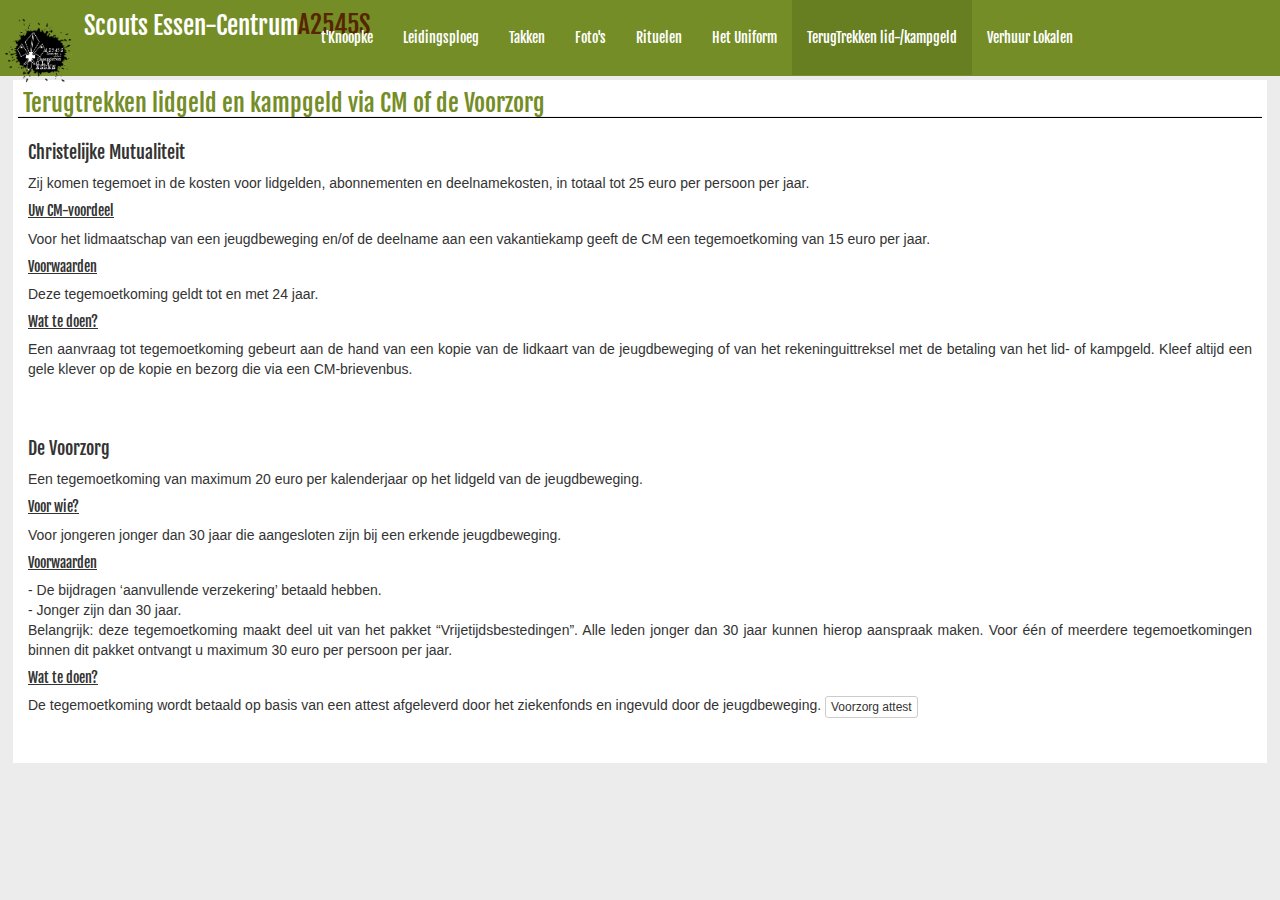
<file: fisc_aftrek.html>
<?xml version="1.0" encoding="UTF-8" ?>
    <!DOCTYPE html PUBLIC "-//W3C//DTD XHTML 1.0 Transitional//EN" "http://www.w3.org/TR/xhtml1/DTD/xhtml1-transitional.dtd">
    <html ng-app="navbarapp">

    <head>
        <meta charset="utf-8" />
        <title>Scouts Essen-Centrum</title>

        <link rel="stylesheet" type="text/css" media="screen" href="css/bootstrap.css" />
        <link href='https://fonts.googleapis.com/css?family=Fjalla+One' rel='stylesheet' type='text/css'>
        <link rel="stylesheet" type="text/css" href="css/style.css" />
        <script src="js/jquery.js"></script>
        <script src="js/bootstrap.min.js"></script>
        <script type="text/javascript" src="js/site.js"></script>
    </head>

    <body>
        <nav class="navbar navbar-default navbar-fixed-top" id="navbar">

            <div class="container-fluid">
                <!-- Brand and toggle get grouped for better mobile display -->
                <div class="navbar-header">

                    <button id="toggleButton" type="button" class="navbar-toggle collapsed" data-toggle="collapse" data-target="#bs-example-navbar-collapse-1">
                        <span class="sr-only">Toggle navigation</span>
                        <span class="icon-bar"></span>
                        <span class="icon-bar"></span>
                        <span class="icon-bar"></span>
                    </button>
                    <img id="logo-no-background">
                    <a href="index.html"><h1 class="header-bar scouts" >Scouts Essen-Centrum <small class="A2545S"> A2545S</small></h1></a>
                </div>

                <!-- Collect the nav links, forms, and other content for toggling -->
                <div class="collapse navbar-collapse" id="bs-example-navbar-collapse-1">

                    <ul class="nav navbar-nav sp">
                        <li><a href="knoopke.html">t'Knoopke</a>
                        </li>
                        <li><a href="leidingsploeg.html">Leidingsploeg</a>
                        </li>
                        <li><a href="takken.html">Takken</a>
                        </li>
                        <li><a href="https://www.facebook.com/scoutsessencentrum/photos_stream?tab=photos_albums">Foto's</a>
                        </li>
                        <li><a href="rituelen.html">Rituelen</a>
                        </li>
                        <li><a href="uniform.html">Het Uniform</a>
                        </li>
                        <li class="active"><a href="fisc_aftrek.html">TerugTrekken lid-/kampgeld</a>
                        </li>
                        <li><a href="http://www.jeugdverblijven.be/nld/Details.aspx?d=839">Verhuur Lokalen</a>
                        </li>
                    </ul>
                </div>
                <!-- /.navbar-collapse -->
            </div>
            <!-- /.container-fluid -->
        </nav>
        <div class="container" id="scrollable">
            <div class="col-md-12">
                <div class="page-element">
                    <h3 class="links-title">Terugtrekken lidgeld en kampgeld via CM of de Voorzorg</h3>
                    <hr class="ruler">
                    <div class="text-paragraph">
                        <h4>Christelijke Mutualiteit</h4>
                        <p>Zij komen tegemoet in de kosten voor lidgelden, abonnementen en deelnamekosten, in totaal tot 25 euro per persoon per jaar.</p>
                        <h5 style="text-decoration:underline">Uw CM-voordeel</h5>
                        <p>Voor het lidmaatschap van een jeugdbeweging en/of de deelname aan een vakantiekamp geeft de CM een tegemoetkoming van 15 euro per jaar.</p>
                        <h5 style="text-decoration:underline">Voorwaarden</h5>
                        <p>Deze tegemoetkoming geldt tot en met 24 jaar.</p>
                        <h5 style="text-decoration:underline">Wat te doen?</h5>
                        <p>Een aanvraag tot tegemoetkoming gebeurt aan de hand van een kopie van de lidkaart van de jeugdbeweging of van het rekeninguittreksel met de betaling van het lid- of kampgeld. Kleef altijd een gele klever op de kopie en bezorg die via een CM-brievenbus.</p>
                    </div>
                    </br>
                    <div class="text-paragraph">
                        <h4>De Voorzorg</h4>
                        <p>Een tegemoetkoming van maximum 20 euro per kalenderjaar op het lidgeld van de jeugdbeweging.</p>
                        <h5 style="text-decoration:underline">Voor wie?</h5>
                        <p>Voor jongeren jonger dan 30 jaar die aangesloten zijn bij een erkende jeugdbeweging.

                        </p>
                        <h5 style="text-decoration:underline">Voorwaarden</h5>
                        <p>- De bijdragen ‘aanvullende verzekering’ betaald hebben.</br>
                            - Jonger zijn dan 30 jaar.</br>

                            Belangrijk: deze tegemoetkoming maakt deel uit van het pakket “Vrijetijdsbestedingen”. Alle leden jonger dan 30 jaar kunnen hierop aanspraak maken. Voor één of meerdere tegemoetkomingen binnen dit pakket ontvangt u maximum 30 euro per persoon per jaar.</p>
                        <h5 style="text-decoration:underline">Wat te doen?</h5>
                        <p>De tegemoetkoming wordt betaald op basis van een attest afgeleverd door het ziekenfonds en ingevuld door de jeugdbeweging.

                            <a class="btn btn-xs btn-default" href="images/Voorzorg_attest_Jeugdbeweging.pdf">Voorzorg attest</a></p>
                    </div>
                    </br>
                </div>
            </div>
        </div>
    </body>

    </html>
</file>
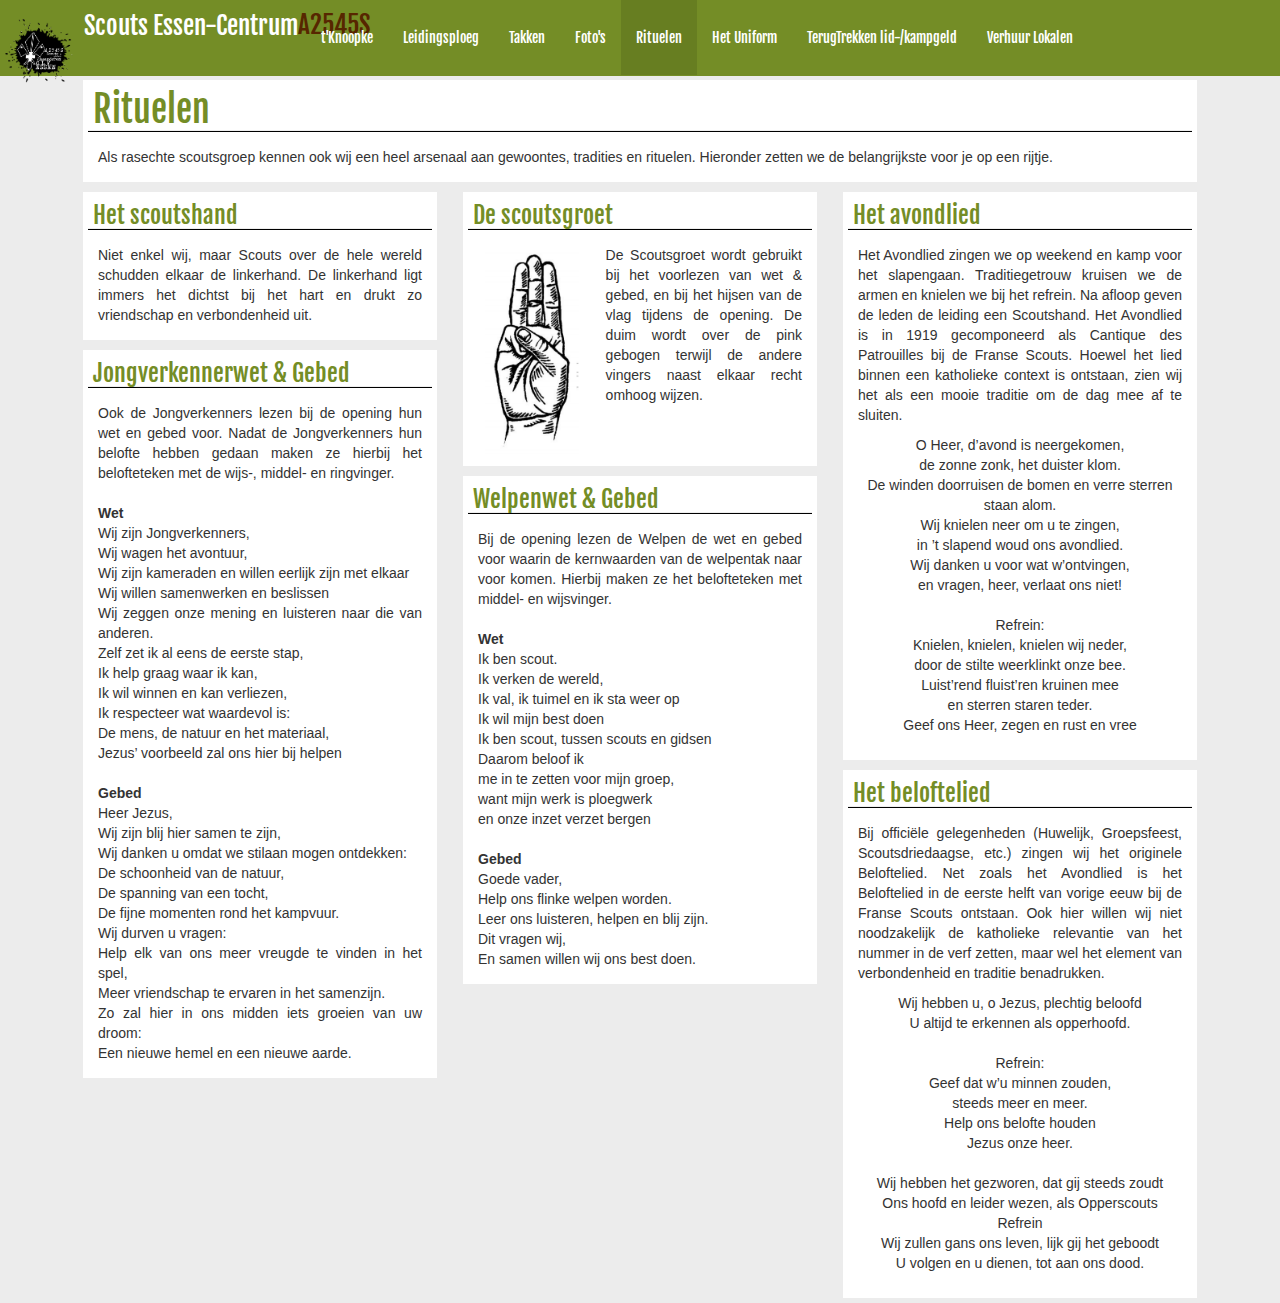
<file: rituelen.html>
<?xml version="1.0" encoding="UTF-8" ?>
    <!DOCTYPE html>

    <head>
        <meta charset="utf-8" />
        <title>Scouts Essen-Centrum</title>

        <link rel="stylesheet" type="text/css" media="screen" href="css/bootstrap.css" />
        <link href='https://fonts.googleapis.com/css?family=Fjalla+One' rel='stylesheet' type='text/css'>
        <link rel="stylesheet" type="text/css" href="css/style.css" />
        <script src="js/jquery.js"></script>
        <script src="js/bootstrap.min.js"></script>
        <script type="text/javascript" src="js/site.js"></script>
    </head>

    <body>
        <nav class="navbar navbar-default navbar-fixed-top" id="navbar">

            <div class="container-fluid">
                <!-- Brand and toggle get grouped for better mobile display -->
                <div class="navbar-header">

                    <button id="toggleButton" type="button" class="navbar-toggle collapsed" data-toggle="collapse" data-target="#bs-example-navbar-collapse-1">
                        <span class="sr-only">Toggle navigation</span>
                        <span class="icon-bar"></span>
                        <span class="icon-bar"></span>
                        <span class="icon-bar"></span>
                    </button>
                    <img id="logo-no-background">
                    <a href="index.html"><h1 class="header-bar scouts" >Scouts Essen-Centrum <small class="A2545S"> A2545S</small></h1></a>
                </div>

                <!-- Collect the nav links, forms, and other content for toggling -->
                <div class="collapse navbar-collapse" id="bs-example-navbar-collapse-1">

                    <ul class="nav navbar-nav sp">
                        <li><a href="knoopke.html">t'Knoopke</a>
                        </li>
                        <li><a href="leidingsploeg.html">Leidingsploeg</a>
                        </li>
                        <li><a href="takken.html">Takken</a>
                        </li>
                        <li><a href="https://www.facebook.com/scoutsessencentrum/photos_stream?tab=photos_albums">Foto's</a>
                        </li>
                        <li class="active"><a href="rituelen.html">Rituelen</a>
                        </li>
                        <li><a href="uniform.html">Het Uniform</a>
                        </li>
                        <li><a href="fisc_aftrek.html">TerugTrekken lid-/kampgeld</a>
                        </li>
                        <li><a href="http://www.jeugdverblijven.be/nld/Details.aspx?d=839">Verhuur Lokalen</a>
                        </li>
                    </ul>
                </div>
                <!-- /.navbar-collapse -->
            </div>
            <!-- /.container-fluid -->
        </nav>
        <!--  <div class="pdf-viewer">
        <iframe src="./web/viewer.html?file=../images/rituelen.pdf" width="100%" height="100%" />
    </div>-->
        <div class="container" id="scrollable">
            <div class="container">
                <div class="col-md-12">
                    <div class="page-element">
                        <h1 class="links-title">Rituelen</h1>
                        <hr class="ruler">
                        <p class="text-paragraph">Als rasechte scoutsgroep kennen ook wij een heel arsenaal aan gewoontes, tradities en rituelen. Hieronder zetten we de belangrijkste voor je op een rijtje.</p>
                    </div>
                </div>
            </div>
            <div class="container">
                <div class="col-md-4">

                    <div class="page-element">
                        <h3 class="links-title">Het scoutshand</h3>
                        <hr class="ruler">
                        <p class="text-paragraph">Niet enkel wij, maar Scouts over de hele wereld schudden elkaar de linkerhand. De linkerhand ligt immers het dichtst bij het hart en drukt zo vriendschap en verbondenheid uit.</p>
                    </div>
                    <div class="page-element">
                        <h3 class="links-title">Jongverkennerwet & Gebed</h3>
                        <hr class="ruler">
                        <p class="text-paragraph">Ook de Jongverkenners lezen bij de opening hun wet en gebed voor. Nadat de Jongverkenners hun belofte hebben gedaan maken ze hierbij het belofteteken met de wijs-, middel- en ringvinger.
                            </br>
                            </br>
                            <strong>Wet</strong>
                            </br>
                            Wij zijn Jongverkenners,</br>
                            Wij wagen het avontuur,</br>
                            Wij zijn kameraden en willen eerlijk zijn met elkaar</br>
                            Wij willen samenwerken en beslissen</br>
                            Wij zeggen onze mening en luisteren naar die van anderen.</br>
                            Zelf zet ik al eens de eerste stap,</br>
                            Ik help graag waar ik kan,</br>
                            Ik wil winnen en kan verliezen,</br>
                            Ik respecteer wat waardevol is:</br>
                            De mens, de natuur en het materiaal,</br>
                            Jezus’ voorbeeld zal ons hier bij helpen</br>
                            </br>
                            <strong>Gebed</strong>
                            </br>
                            Heer Jezus, </br>
                            Wij zijn blij hier samen te zijn, </br>
                            Wij danken u omdat we stilaan mogen ontdekken: </br>
                            De schoonheid van de natuur, </br>
                            De spanning van een tocht, </br>
                            De fijne momenten rond het kampvuur. </br>
                            Wij durven u vragen: </br>
                            Help elk van ons meer vreugde te vinden in het spel, </br>
                            Meer vriendschap te ervaren in het samenzijn. </br>
                            Zo zal hier in ons midden iets groeien van uw droom: </br>
                            Een nieuwe hemel en een nieuwe aarde. </br>

                        </p>
                    </div>

                </div>

                <div class="col-md-4">

                    <div class="page-element">
                        <h3 class="links-title">De scoutsgroet</h3>
                        <hr class="ruler">
                        <img class="text-image" src=images/scoutsgroet.png width=40%>
                        <p class="text-paragraph">De Scoutsgroet wordt gebruikt bij het voorlezen van wet & gebed, en bij het hijsen van de vlag tijdens de opening. De duim wordt over de pink gebogen terwijl de andere vingers naast elkaar recht omhoog wijzen. </p>
                    </div>
                    <div class="page-element">
                        <h3 class="links-title">Welpenwet & Gebed</h3>
                        <hr class="ruler">
                        <p class="text-paragraph">Bij de opening lezen de Welpen de wet en gebed voor waarin de kernwaarden van de welpentak naar voor komen. Hierbij maken ze het belofteteken met middel- en wijsvinger.
                            </br>
                            </br>
                            <strong>Wet</strong>
                            </br>
                            Ik ben scout.</br>
                            Ik verken de wereld,</br>
                            Ik val, ik tuimel en ik sta weer op</br>
                            Ik wil mijn best doen</br>
                            Ik ben scout, tussen scouts en gidsen</br>
                            Daarom beloof ik</br>
                            me in te zetten voor mijn groep,</br>
                            want mijn werk is ploegwerk</br>
                            en onze inzet verzet bergen</br>
                            </br>
                            <strong>Gebed</strong>
                            </br>
                            Goede vader,</br>
                            Help ons flinke welpen worden.</br>
                            Leer ons luisteren, helpen en blij zijn.</br>
                            Dit vragen wij,</br>
                            En samen willen wij ons best doen.</br>
                        </p>
                    </div>
                </div>

                <div class="col-md-4">
                    <div class="page-element">
                        <h3 class="links-title">Het avondlied</h3>
                        <hr class="ruler">
                        <div class="text-paragraph">
                            <p>Het Avondlied zingen we op weekend en kamp voor het slapengaan. Traditiegetrouw kruisen we de armen en knielen we bij het refrein. Na afloop geven de leden de leiding een Scoutshand. Het Avondlied is in 1919 gecomponeerd als Cantique des Patrouilles bij de Franse Scouts. Hoewel het lied binnen een katholieke context is ontstaan, zien wij het als een mooie traditie om de dag mee af te sluiten.</p>
                            <p class="lied">
                                O Heer, d’avond is neergekomen,</br>
                                de zonne zonk, het duister klom.</br>
                                De winden doorruisen de bomen en verre sterren staan alom.</br>
                                Wij knielen neer om u te zingen,</br>
                                in ’t slapend woud ons avondlied.</br>
                                Wij danken u voor wat w’ontvingen,</br>
                                en vragen, heer, verlaat ons niet!</br>
                                </br>
                                Refrein:</br>
                                Knielen, knielen, knielen wij neder,</br>
                                door de stilte weerklinkt onze bee.</br>
                                Luist’rend fluist’ren kruinen mee</br>
                                en sterren staren teder.</br>
                                Geef ons Heer, zegen en rust en vree</p>
                        </div>
                    </div>
                    <div class="page-element">
                        <h3 class="links-title">Het beloftelied</h3>
                        <hr class="ruler">
                        <div class="text-paragraph">
                            <p>Bij officiële gelegenheden (Huwelijk, Groepsfeest, Scoutsdriedaagse, etc.) zingen wij het originele Beloftelied. Net zoals het Avondlied is het Beloftelied in de eerste helft van vorige eeuw bij de Franse Scouts ontstaan. Ook hier willen wij niet noodzakelijk de katholieke relevantie van het nummer in de verf zetten, maar wel het element van verbondenheid en traditie benadrukken.</p>
                            <p class="lied">
                                Wij hebben u, o Jezus, plechtig beloofd</br>
                                U altijd te erkennen als opperhoofd.</br>
                                </br>
                                Refrein:</br>
                                Geef dat w’u minnen zouden,</br>
                                steeds meer en meer.</br>
                                Help ons belofte houden</br>
                                Jezus onze heer.</br>
                                </br>
                                Wij hebben het gezworen, dat gij steeds zoudt</br>
                                Ons hoofd en leider wezen, als Opperscouts</br>
                                Refrein</br>
                                Wij zullen gans ons leven, lijk gij het geboodt</br>
                                U volgen en u dienen, tot aan ons dood.</br>
                            </p>
                        </div>

                    </div>
                </div>






            </div>
        </div>
    </body>
</file>
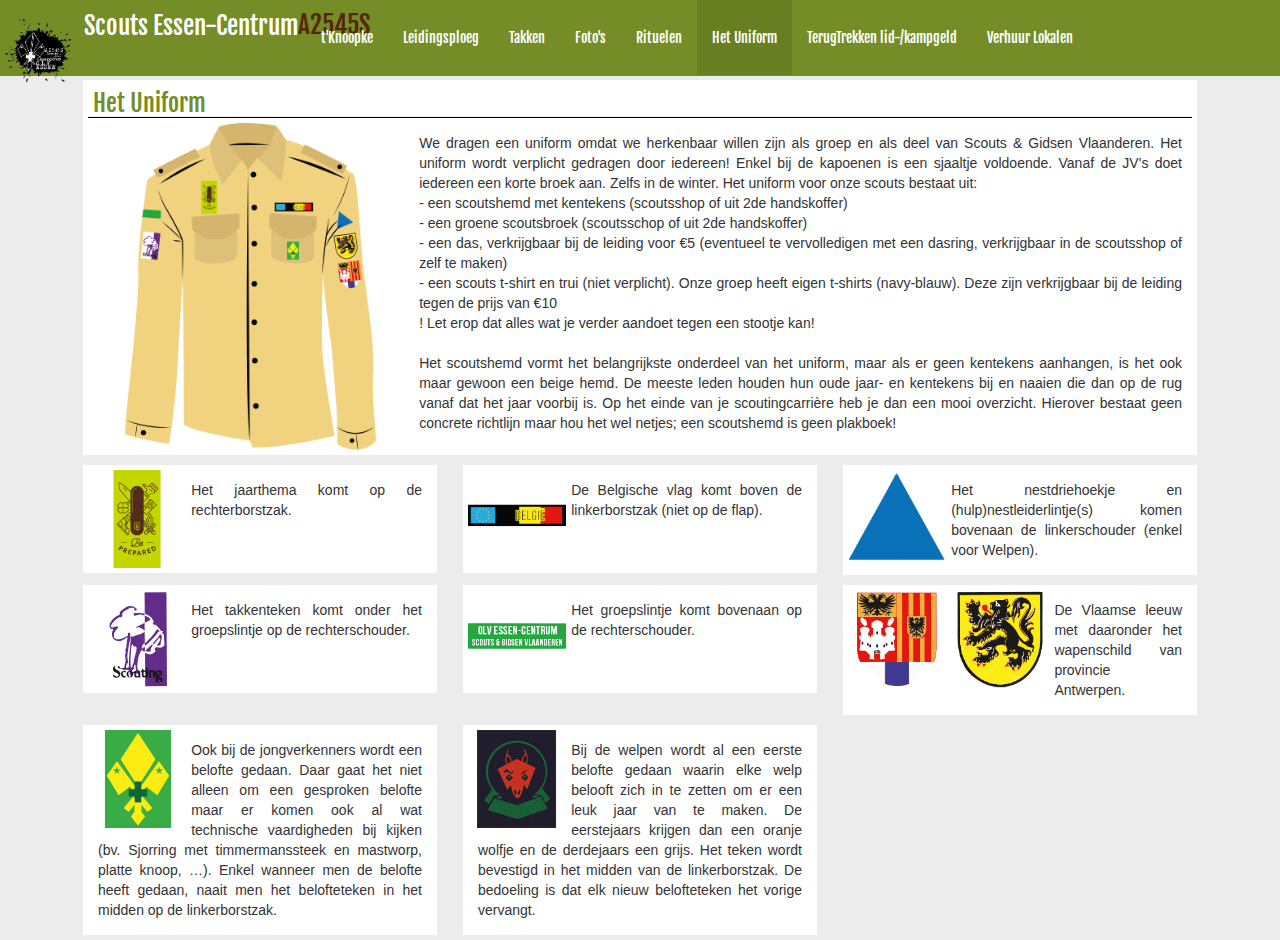
<file: uniform.html>
<?xml version="1.0" encoding="UTF-8" ?>
    <!DOCTYPE html PUBLIC "-//W3C//DTD XHTML 1.0 Transitional//EN" "http://www.w3.org/TR/xhtml1/DTD/xhtml1-transitional.dtd">
    <html ng-app="navbarapp">

    <head>
        <meta charset="utf-8" />
        <title>Scouts Essen-Centrum</title>

        <link rel="stylesheet" type="text/css" media="screen" href="css/bootstrap.css" />
        <link href='https://fonts.googleapis.com/css?family=Fjalla+One' rel='stylesheet' type='text/css'>
        <link rel="stylesheet" type="text/css" href="css/style.css" />
        <script src="js/jquery.js"></script>
        <script src="js/bootstrap.min.js"></script>
        <script type="text/javascript" src="js/site.js"></script>
    </head>

    <body>
        <nav class="navbar navbar-default navbar-fixed-top" id="navbar">

            <div class="container-fluid">
                <!-- Brand and toggle get grouped for better mobile display -->
                <div class="navbar-header">

                    <button id="toggleButton" type="button" class="navbar-toggle collapsed" data-toggle="collapse" data-target="#bs-example-navbar-collapse-1">
                        <span class="sr-only">Toggle navigation</span>
                        <span class="icon-bar"></span>
                        <span class="icon-bar"></span>
                        <span class="icon-bar"></span>
                    </button>
                    <img id="logo-no-background">
                    <a href="index.html"><h1 class="header-bar scouts" >Scouts Essen-Centrum <small class="A2545S"> A2545S</small></h1></a>
                </div>

                <!-- Collect the nav links, forms, and other content for toggling -->
                <div class="collapse navbar-collapse" id="bs-example-navbar-collapse-1">

                    <ul class="nav navbar-nav sp">
                        <li><a href="knoopke.html">t'Knoopke</a>
                        </li>
                        <li><a href="leidingsploeg.html">Leidingsploeg</a>
                        </li>
                        <li><a href="takken.html">Takken</a>
                        </li>
                        <li><a href="https://www.facebook.com/scoutsessencentrum/photos_stream?tab=photos_albums">Foto's</a>
                        </li>
                        <li><a href="rituelen.html">Rituelen</a>
                        </li>
                        <li class="active"><a href="uniform.html">Het Uniform</a>
                        </li>
                        <li><a href="fisc_aftrek.html">TerugTrekken lid-/kampgeld</a>
                        </li>
                        <li><a href="http://www.jeugdverblijven.be/nld/Details.aspx?d=839">Verhuur Lokalen</a>
                        </li>
                    </ul>
                </div>
                <!-- /.navbar-collapse -->
            </div>
            <!-- /.container-fluid -->
        </nav>
        <div id="scrollable">
            <div class="container">
                <div class="col-md-12">
                    <div class="page-element">
                        <h3 class="links-title">Het Uniform</h3>
                        <hr class="ruler">

                        <img src="images/scoutshemd.png" class="text-image" width=30%>
                        <p class="text-paragraph">We dragen een uniform omdat we herkenbaar willen zijn als groep en als deel van Scouts & Gidsen Vlaanderen. Het uniform wordt verplicht gedragen door iedereen! Enkel bij de kapoenen is een sjaaltje voldoende. Vanaf de JV's doet iedereen een korte broek aan. Zelfs in de winter. Het uniform voor onze scouts bestaat uit: </br>
                            - een scoutshemd met kentekens (scoutsshop of uit 2de handskoffer)</br>
                            - een groene scoutsbroek (scoutsschop of uit 2de handskoffer)</br>
                            - een das, verkrijgbaar bij de leiding voor €5 (eventueel te vervolledigen met een dasring, verkrijgbaar in de scoutsshop of zelf te maken)</br>
                            - een scouts t-shirt en trui (niet verplicht). Onze groep heeft eigen t-shirts (navy-blauw). Deze zijn verkrijgbaar bij de leiding tegen de prijs van €10</br>
                            ! Let erop dat alles wat je verder aandoet tegen een stootje kan!</br>
                            </br>
                            Het scoutshemd vormt het belangrijkste onderdeel van het uniform, maar als er geen kentekens aanhangen, is het ook maar gewoon een beige hemd. De meeste leden houden hun oude jaar- en kentekens bij en naaien die dan op de rug vanaf dat het jaar voorbij is. Op het einde van je scoutingcarrière heb je dan een mooi overzicht. Hierover bestaat geen concrete richtlijn maar hou het wel netjes; een scoutshemd is geen plakboek!</p>
                    </div>
                </div>
            </div>
            <div class="container">
                <div class="col-md-4">
                    <div class="page-element">
                        <img class="text-image" src="images/Jaarthema.png" width=30%>
                        <p class="text-paragraph">Het jaarthema komt op de rechterborstzak.</p>
                    </div>
                </div>
                <div class="col-md-4">
                    <div class="page-element">
                        <img class="text-image" src="images/Belgie.png" width=30%>
                        <p class="text-paragraph">De Belgische vlag komt boven de linkerborstzak (niet op de flap).</p>
                    </div>
                </div>

                <div class="col-md-4">
                    <div class="page-element">
                        <img class="text-image" src="images/Driehoek.png" width=30%>
                        <p class="text-paragraph">Het nestdriehoekje en (hulp)nestleiderlintje(s) komen bovenaan de linkerschouder (enkel voor Welpen).</p>
                    </div>
                </div>


                <div class="col-md-4">
                    <div class="page-element">
                        <img class="text-image" src="images/tak.png" width=30%>
                        <p class="text-paragraph">Het takkenteken komt onder het groepslintje op de rechterschouder.</p>
                    </div>
                </div>
                <div class="col-md-4">
                    <div class="page-element">
                        <img class="text-image" src="images/olv.png" width=30%>
                        <p class="text-paragraph">Het groepslintje komt bovenaan op de rechterschouder.</p>
                    </div>
                </div>

                <div class="col-md-4">
                    <div class="page-element">
                        <img class="text-image" src="images/Antwerpen.png" width=30%>
                        <img class="text-image" src="images/Vlaanderen.png" width=30%>
                        <p class="text-paragraph"> De Vlaamse leeuw met daaronder het wapenschild van provincie Antwerpen. </p>
                    </div>
                </div>
                <div class="col-md-4">
                    <div class="page-element">
                        <img class="text-image" src="images/Scouts.png" width=30%>
                        <p class="text-paragraph">Ook bij de jongverkenners wordt een belofte gedaan. Daar gaat het niet alleen om een gesproken belofte maar er komen ook al wat technische vaardigheden bij kijken (bv. Sjorring met timmermanssteek en mastworp, platte knoop, …). Enkel wanneer men de belofte heeft gedaan, naait men het belofteteken in het midden op de linkerborstzak.

                        </p>
                    </div>
                </div>

                <div class="col-md-4">
                    <div class="page-element">
                        <img class="text-image" src="images/wolf.png" width=30%>
                        <p class="text-paragraph">Bij de welpen wordt al een eerste belofte gedaan waarin elke welp belooft zich in te zetten om er een leuk jaar van te maken. De eerstejaars krijgen dan een oranje wolfje en de derdejaars een grijs. Het teken wordt bevestigd in het midden van de linkerborstzak. De bedoeling is dat elk nieuw belofteteken het vorige vervangt.</p>
                    </div>
                </div>
            </div>
        </div>
    </body>

    </html>
</file>
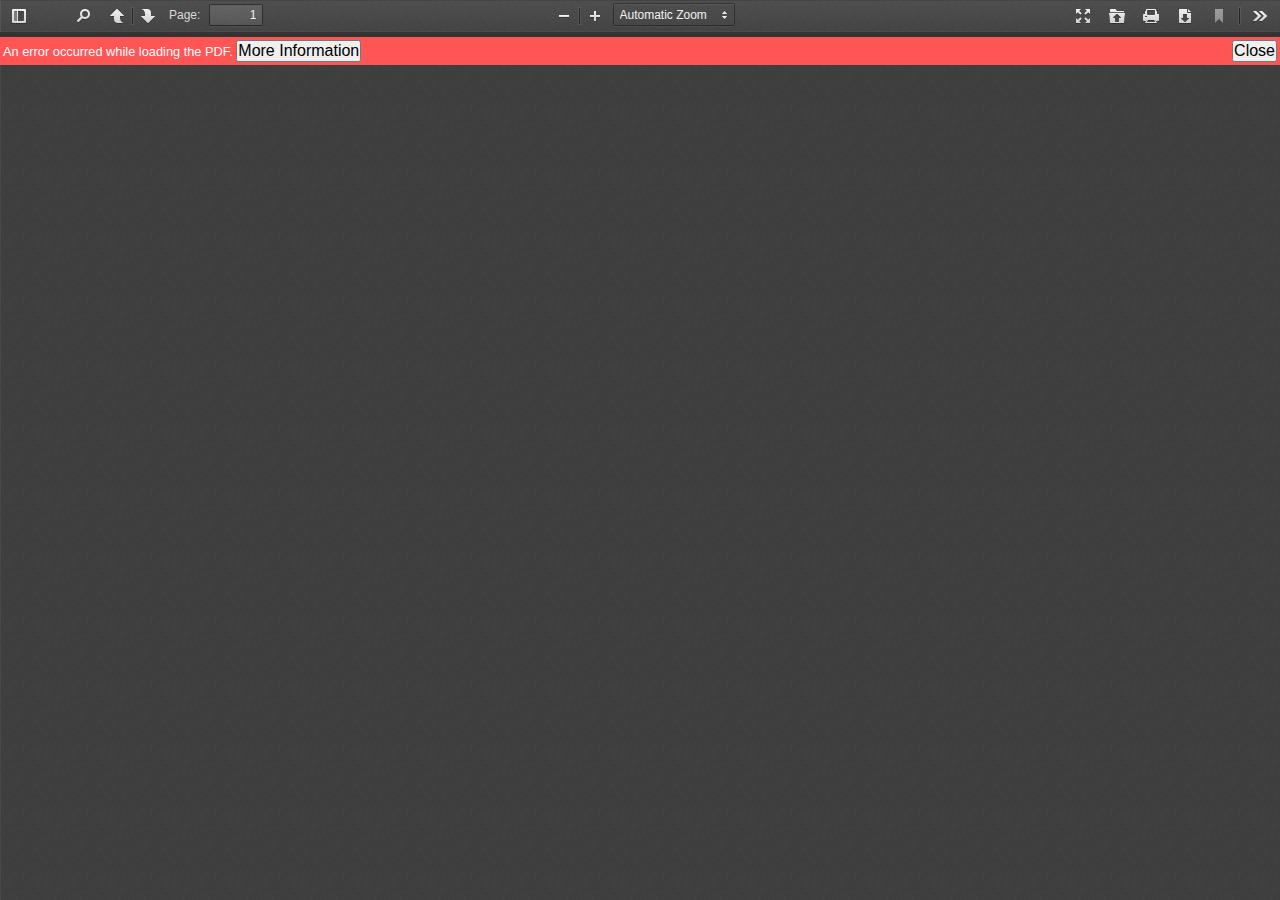
<file: web/viewer.html>
﻿<!DOCTYPE html>
<!--
Copyright 2012 Mozilla Foundation

Licensed under the Apache License, Version 2.0 (the "License");
you may not use this file except in compliance with the License.
You may obtain a copy of the License at

    http://www.apache.org/licenses/LICENSE-2.0

Unless required by applicable law or agreed to in writing, software
distributed under the License is distributed on an "AS IS" BASIS,
WITHOUT WARRANTIES OR CONDITIONS OF ANY KIND, either express or implied.
See the License for the specific language governing permissions and
limitations under the License.

Adobe CMap resources are covered by their own copyright and license:
http://sourceforge.net/adobe/cmap/wiki/License/
-->
<html dir="ltr" mozdisallowselectionprint moznomarginboxes>
  <head>
    <meta charset="utf-8">
    <meta name="viewport" content="width=device-width, initial-scale=1, maximum-scale=1">
    <meta name="google" content="notranslate">
    <title>PDF.js viewer</title>


    <link rel="stylesheet" href="viewer.css"/>

    <script src="compatibility.js"></script>



<!-- This snippet is used in production (included from viewer.html) -->
<link rel="resource" type="application/l10n" href="locale/locale.properties"/>
<script src="l10n.js"></script>
<script src="../build/pdf.js"></script>



    <script src="debugger.js"></script>
    <script src="viewer.js"></script>

  </head>

  <body tabindex="1" class="loadingInProgress">
    <div id="outerContainer">

      <div id="sidebarContainer">
        <div id="toolbarSidebar">
          <div class="splitToolbarButton toggled">
            <button id="viewThumbnail" class="toolbarButton group toggled" title="Show Thumbnails" tabindex="2" data-l10n-id="thumbs">
               <span data-l10n-id="thumbs_label">Thumbnails</span>
            </button>
            <button id="viewOutline" class="toolbarButton group" title="Show Document Outline" tabindex="3" data-l10n-id="outline">
               <span data-l10n-id="outline_label">Document Outline</span>
            </button>
            <button id="viewAttachments" class="toolbarButton group" title="Show Attachments" tabindex="4" data-l10n-id="attachments">
               <span data-l10n-id="attachments_label">Attachments</span>
            </button>
          </div>
        </div>
        <div id="sidebarContent">
          <div id="thumbnailView">
          </div>
          <div id="outlineView" class="hidden">
          </div>
          <div id="attachmentsView" class="hidden">
          </div>
        </div>
      </div>  <!-- sidebarContainer -->

      <div id="mainContainer">
        <div class="findbar hidden doorHanger hiddenSmallView" id="findbar">
          <label for="findInput" class="toolbarLabel" data-l10n-id="find_label">Find:</label>
          <input id="findInput" class="toolbarField" tabindex="91">
          <div class="splitToolbarButton">
            <button class="toolbarButton findPrevious" title="" id="findPrevious" tabindex="92" data-l10n-id="find_previous">
              <span data-l10n-id="find_previous_label">Previous</span>
            </button>
            <div class="splitToolbarButtonSeparator"></div>
            <button class="toolbarButton findNext" title="" id="findNext" tabindex="93" data-l10n-id="find_next">
              <span data-l10n-id="find_next_label">Next</span>
            </button>
          </div>
          <input type="checkbox" id="findHighlightAll" class="toolbarField">
          <label for="findHighlightAll" class="toolbarLabel" tabindex="94" data-l10n-id="find_highlight">Highlight all</label>
          <input type="checkbox" id="findMatchCase" class="toolbarField">
          <label for="findMatchCase" class="toolbarLabel" tabindex="95" data-l10n-id="find_match_case_label">Match case</label>
          <span id="findMsg" class="toolbarLabel"></span>
        </div>  <!-- findbar -->

        <div id="secondaryToolbar" class="secondaryToolbar hidden doorHangerRight">
          <div id="secondaryToolbarButtonContainer">
            <button id="secondaryPresentationMode" class="secondaryToolbarButton presentationMode visibleLargeView" title="Switch to Presentation Mode" tabindex="51" data-l10n-id="presentation_mode">
              <span data-l10n-id="presentation_mode_label">Presentation Mode</span>
            </button>

            <button id="secondaryOpenFile" class="secondaryToolbarButton openFile visibleLargeView" title="Open File" tabindex="52" data-l10n-id="open_file">
              <span data-l10n-id="open_file_label">Open</span>
            </button>

            <button id="secondaryPrint" class="secondaryToolbarButton print visibleMediumView" title="Print" tabindex="53" data-l10n-id="print">
              <span data-l10n-id="print_label">Print</span>
            </button>

            <button id="secondaryDownload" class="secondaryToolbarButton download visibleMediumView" title="Download" tabindex="54" data-l10n-id="download">
              <span data-l10n-id="download_label">Download</span>
            </button>

            <a href="#" id="secondaryViewBookmark" class="secondaryToolbarButton bookmark visibleSmallView" title="Current view (copy or open in new window)" tabindex="55" data-l10n-id="bookmark">
              <span data-l10n-id="bookmark_label">Current View</span>
            </a>

            <div class="horizontalToolbarSeparator visibleLargeView"></div>

            <button id="firstPage" class="secondaryToolbarButton firstPage" title="Go to First Page" tabindex="56" data-l10n-id="first_page">
              <span data-l10n-id="first_page_label">Go to First Page</span>
            </button>
            <button id="lastPage" class="secondaryToolbarButton lastPage" title="Go to Last Page" tabindex="57" data-l10n-id="last_page">
              <span data-l10n-id="last_page_label">Go to Last Page</span>
            </button>

            <div class="horizontalToolbarSeparator"></div>

            <button id="pageRotateCw" class="secondaryToolbarButton rotateCw" title="Rotate Clockwise" tabindex="58" data-l10n-id="page_rotate_cw">
              <span data-l10n-id="page_rotate_cw_label">Rotate Clockwise</span>
            </button>
            <button id="pageRotateCcw" class="secondaryToolbarButton rotateCcw" title="Rotate Counterclockwise" tabindex="59" data-l10n-id="page_rotate_ccw">
              <span data-l10n-id="page_rotate_ccw_label">Rotate Counterclockwise</span>
            </button>

            <div class="horizontalToolbarSeparator"></div>

            <button id="toggleHandTool" class="secondaryToolbarButton handTool" title="Enable hand tool" tabindex="60" data-l10n-id="hand_tool_enable">
              <span data-l10n-id="hand_tool_enable_label">Enable hand tool</span>
            </button>
            
            <div class="horizontalToolbarSeparator"></div>

            <button id="documentProperties" class="secondaryToolbarButton documentProperties" title="Document Properties…" tabindex="61" data-l10n-id="document_properties">
              <span data-l10n-id="document_properties_label">Document Properties…</span>
            </button>
          </div>
        </div>  <!-- secondaryToolbar -->

        <div class="toolbar">
          <div id="toolbarContainer">
            <div id="toolbarViewer">
              <div id="toolbarViewerLeft">
                <button id="sidebarToggle" class="toolbarButton" title="Toggle Sidebar" tabindex="11" data-l10n-id="toggle_sidebar">
                  <span data-l10n-id="toggle_sidebar_label">Toggle Sidebar</span>
                </button>
                <div class="toolbarButtonSpacer"></div>
                <button id="viewFind" class="toolbarButton group hiddenSmallView" title="Find in Document" tabindex="12" data-l10n-id="findbar">
                   <span data-l10n-id="findbar_label">Find</span>
                </button>
                <div class="splitToolbarButton">
                  <button class="toolbarButton pageUp" title="Previous Page" id="previous" tabindex="13" data-l10n-id="previous">
                    <span data-l10n-id="previous_label">Previous</span>
                  </button>
                  <div class="splitToolbarButtonSeparator"></div>
                  <button class="toolbarButton pageDown" title="Next Page" id="next" tabindex="14" data-l10n-id="next">
                    <span data-l10n-id="next_label">Next</span>
                  </button>
                </div>
                <label id="pageNumberLabel" class="toolbarLabel" for="pageNumber" data-l10n-id="page_label">Page: </label>
                <input type="number" id="pageNumber" class="toolbarField pageNumber" value="1" size="4" min="1" tabindex="15">
                <span id="numPages" class="toolbarLabel"></span>
              </div>
              <div id="toolbarViewerRight">
                <button id="presentationMode" class="toolbarButton presentationMode hiddenLargeView" title="Switch to Presentation Mode" tabindex="31" data-l10n-id="presentation_mode">
                  <span data-l10n-id="presentation_mode_label">Presentation Mode</span>
                </button>

                <button id="openFile" class="toolbarButton openFile hiddenLargeView" title="Open File" tabindex="32" data-l10n-id="open_file">
                  <span data-l10n-id="open_file_label">Open</span>
                </button>

                <button id="print" class="toolbarButton print hiddenMediumView" title="Print" tabindex="33" data-l10n-id="print">
                  <span data-l10n-id="print_label">Print</span>
                </button>

                <button id="download" class="toolbarButton download hiddenMediumView" title="Download" tabindex="34" data-l10n-id="download">
                  <span data-l10n-id="download_label">Download</span>
                </button>
                <!-- <div class="toolbarButtonSpacer"></div> -->
                <a href="#" id="viewBookmark" class="toolbarButton bookmark hiddenSmallView" title="Current view (copy or open in new window)" tabindex="35" data-l10n-id="bookmark">
                  <span data-l10n-id="bookmark_label">Current View</span>
                </a>

                <div class="verticalToolbarSeparator hiddenSmallView"></div>
                
                <button id="secondaryToolbarToggle" class="toolbarButton" title="Tools" tabindex="36" data-l10n-id="tools">
                  <span data-l10n-id="tools_label">Tools</span>
                </button> 
              </div>
              <div class="outerCenter">
                <div class="innerCenter" id="toolbarViewerMiddle">
                  <div class="splitToolbarButton">
                    <button id="zoomOut" class="toolbarButton zoomOut" title="Zoom Out" tabindex="21" data-l10n-id="zoom_out">
                      <span data-l10n-id="zoom_out_label">Zoom Out</span>
                    </button>
                    <div class="splitToolbarButtonSeparator"></div>
                    <button id="zoomIn" class="toolbarButton zoomIn" title="Zoom In" tabindex="22" data-l10n-id="zoom_in">
                      <span data-l10n-id="zoom_in_label">Zoom In</span>
                     </button>
                  </div>
                  <span id="scaleSelectContainer" class="dropdownToolbarButton">
                     <select id="scaleSelect" title="Zoom" tabindex="23" data-l10n-id="zoom">
                      <option id="pageAutoOption" title="" value="auto" selected="selected" data-l10n-id="page_scale_auto">Automatic Zoom</option>
                      <option id="pageActualOption" title="" value="page-actual" data-l10n-id="page_scale_actual">Actual Size</option>
                      <option id="pageFitOption" title="" value="page-fit" data-l10n-id="page_scale_fit">Fit Page</option>
                      <option id="pageWidthOption" title="" value="page-width" data-l10n-id="page_scale_width">Full Width</option>
                      <option id="customScaleOption" title="" value="custom"></option>
                      <option title="" value="0.5" data-l10n-id="page_scale_percent" data-l10n-args='{ "scale": 50 }'>50%</option>
                      <option title="" value="0.75" data-l10n-id="page_scale_percent" data-l10n-args='{ "scale": 75 }'>75%</option>
                      <option title="" value="1" data-l10n-id="page_scale_percent" data-l10n-args='{ "scale": 100 }'>100%</option>
                      <option title="" value="1.25" data-l10n-id="page_scale_percent" data-l10n-args='{ "scale": 125 }'>125%</option>
                      <option title="" value="1.5" data-l10n-id="page_scale_percent" data-l10n-args='{ "scale": 150 }'>150%</option>
                      <option title="" value="2" data-l10n-id="page_scale_percent" data-l10n-args='{ "scale": 200 }'>200%</option>
                      <option title="" value="3" data-l10n-id="page_scale_percent" data-l10n-args='{ "scale": 300 }'>300%</option>
                      <option title="" value="4" data-l10n-id="page_scale_percent" data-l10n-args='{ "scale": 400 }'>400%</option>
                    </select>
                  </span>
                </div>
              </div>
            </div>
            <div id="loadingBar">
              <div class="progress">
                <div class="glimmer">
                </div>
              </div>
            </div>
          </div>
        </div>

        <menu type="context" id="viewerContextMenu">
          <menuitem id="contextFirstPage" label="First Page"
                    data-l10n-id="first_page"></menuitem>
          <menuitem id="contextLastPage" label="Last Page"
                    data-l10n-id="last_page"></menuitem>
          <menuitem id="contextPageRotateCw" label="Rotate Clockwise"
                    data-l10n-id="page_rotate_cw"></menuitem>
          <menuitem id="contextPageRotateCcw" label="Rotate Counter-Clockwise"
                    data-l10n-id="page_rotate_ccw"></menuitem>
        </menu>

        <div id="viewerContainer" tabindex="0">
          <div id="viewer" class="pdfViewer"></div>
        </div>

        <div id="errorWrapper" hidden='true'>
          <div id="errorMessageLeft">
            <span id="errorMessage"></span>
            <button id="errorShowMore" data-l10n-id="error_more_info">
              More Information
            </button>
            <button id="errorShowLess" data-l10n-id="error_less_info" hidden='true'>
              Less Information
            </button>
          </div>
          <div id="errorMessageRight">
            <button id="errorClose" data-l10n-id="error_close">
              Close
            </button>
          </div>
          <div class="clearBoth"></div>
          <textarea id="errorMoreInfo" hidden='true' readonly="readonly"></textarea>
        </div>
      </div> <!-- mainContainer -->

      <div id="overlayContainer" class="hidden">
        <div id="passwordOverlay" class="container hidden">
          <div class="dialog">
            <div class="row">
              <p id="passwordText" data-l10n-id="password_label">Enter the password to open this PDF file:</p>
            </div>
            <div class="row">
              <input type="password" id="password" class="toolbarField" />
            </div>
            <div class="buttonRow">
              <button id="passwordCancel" class="overlayButton"><span data-l10n-id="password_cancel">Cancel</span></button>
              <button id="passwordSubmit" class="overlayButton"><span data-l10n-id="password_ok">OK</span></button>
            </div>
          </div>
        </div>
        <div id="documentPropertiesOverlay" class="container hidden">
          <div class="dialog">
            <div class="row">
              <span data-l10n-id="document_properties_file_name">File name:</span> <p id="fileNameField">-</p>
            </div>
            <div class="row">
              <span data-l10n-id="document_properties_file_size">File size:</span> <p id="fileSizeField">-</p>
            </div>
            <div class="separator"></div>
            <div class="row">
              <span data-l10n-id="document_properties_title">Title:</span> <p id="titleField">-</p>
            </div>
            <div class="row">
              <span data-l10n-id="document_properties_author">Author:</span> <p id="authorField">-</p>
            </div>
            <div class="row">
              <span data-l10n-id="document_properties_subject">Subject:</span> <p id="subjectField">-</p>
            </div>
            <div class="row">
              <span data-l10n-id="document_properties_keywords">Keywords:</span> <p id="keywordsField">-</p>
            </div>
            <div class="row">
              <span data-l10n-id="document_properties_creation_date">Creation Date:</span> <p id="creationDateField">-</p>
            </div>
            <div class="row">
              <span data-l10n-id="document_properties_modification_date">Modification Date:</span> <p id="modificationDateField">-</p>
            </div>
            <div class="row">
              <span data-l10n-id="document_properties_creator">Creator:</span> <p id="creatorField">-</p>
            </div>
            <div class="separator"></div>
            <div class="row">
              <span data-l10n-id="document_properties_producer">PDF Producer:</span> <p id="producerField">-</p>
            </div>
            <div class="row">
              <span data-l10n-id="document_properties_version">PDF Version:</span> <p id="versionField">-</p>
            </div>
            <div class="row">
              <span data-l10n-id="document_properties_page_count">Page Count:</span> <p id="pageCountField">-</p>
            </div>
            <div class="buttonRow">
              <button id="documentPropertiesClose" class="overlayButton"><span data-l10n-id="document_properties_close">Close</span></button>
            </div>
          </div>
        </div>
      </div>  <!-- overlayContainer -->

    </div> <!-- outerContainer -->
    <div id="printContainer"></div>
<div id="mozPrintCallback-shim" hidden>
  <style scoped>
#mozPrintCallback-shim {
  position: fixed;
  top: 0;
  left: 0;
  height: 100%;
  width: 100%;
  z-index: 9999999;

  display: block;
  text-align: center;
  background-color: rgba(0, 0, 0, 0.5);
}
#mozPrintCallback-shim[hidden] {
  display: none;
}
@media print {
  #mozPrintCallback-shim {
    display: none;
  }
}

#mozPrintCallback-shim .mozPrintCallback-dialog-box {
  display: inline-block;
  margin: -50px auto 0;
  position: relative;
  top: 45%;
  left: 0;
  min-width: 220px;
  max-width: 400px;

  padding: 9px;

  border: 1px solid hsla(0, 0%, 0%, .5);
  border-radius: 2px;
  box-shadow: 0 1px 4px rgba(0, 0, 0, 0.3);

  background-color: #474747;

  color: hsl(0, 0%, 85%);
  font-size: 16px;
  line-height: 20px;
}
#mozPrintCallback-shim .progress-row {
  clear: both;
  padding: 1em 0;
}
#mozPrintCallback-shim progress {
  width: 100%;
}
#mozPrintCallback-shim .relative-progress {
  clear: both;
  float: right;
}
#mozPrintCallback-shim .progress-actions {
  clear: both;
}
  </style>
  <div class="mozPrintCallback-dialog-box">
    <!-- TODO: Localise the following strings -->
    Preparing document for printing...
    <div class="progress-row">
      <progress value="0" max="100"></progress>
      <span class="relative-progress">0%</span>
    </div>
    <div class="progress-actions">
      <input type="button" value="Cancel" class="mozPrintCallback-cancel">
    </div>
  </div>
</div>

  </body>
</html>
</file>
<file: css/style.css>
body {
    width: 100%;
    height: 100%;
    padding-top: 50px;
    background-color: #ececec;
}

.a2545s {
    color: #748D26;
}

.header-bar {
    font-size: 150%;
    margin-top: 12px;
    margin-right: 50px;
}

.links-title {
    color: #748D26;
    text-align: left;
    margin-left: 5px;
    margin-top: 5px;
    margin-bottom: -20px;
}

.ruler {
    color: #000;
    background-color: #000;
    height: 1px;
    margin-bottom: 5px;
}


/*.fotorama-img {
    border: 1px solid #;
    -webkit-border-radius: 20px;
    -moz-border-radius: 20px;
    border-radius: 20px;
}*/


/*.fotorama__caption {
    color: #000;
}

/*.fotorama__caption__wrap{
    background-color: #fff;
    border-top-left-radius: 10px;
    border-top-right-radius: 10px;
}
*/

.subtitle {
    color: #000;
}

.pdf-viewer {
    margin-top: 50px;
    position: absolute;
    top: 0px;
    bottom: 0px;
    left: 0px;
    right: 0px;
}

.leidingsploeg {
    position: absolute;
    top: 12px;
    bottom: -20px;
    left: 0px;
    right: 0px;
    background-image: url(../images/wieiswie2014-2015.png);
    background-repeat: no-repeat;
    background-position: center;
    background-size: contain;
}

.page-element {
    /*background-color: #DFE2DB;*/
    background-color: #ffffff;
    background-clip: padding-box;
    border: 5px solid transparent;
    border-radius: 15px;
    padding: 5px;
    overflow: hidden;
    margin-left: -7px;
    margin-right: -7px;
}

.text-image {
    border-radius: 10px;
    padding-right: 5px;
    float: left;
    border-radius: 0 !important;
}

.text-paragraph {
    /*background-color: # ;*/
    border: 5px solid transparent;
    border-radius: 10px;
    padding: 5px;
    margin-bottom: 0px;
    text-align: justify;
}

.lied {
    text-align: center;
}

@media (max-width: 1180px) {
    .navbar-header {
        float: none;
    }
    .navbar-toggle {
        display: block;
    }
    .navbar-collapse {
        border-top: 1px solid transparent;
        box-shadow: inset 0 1px 0 rgba(255, 255, 255, 0.1);
    }
    .navbar-collapse.collapse {
        display: none!important;
    }
    .navbar-nav {
        float: none!important;
        margin: 7.5px -15px;
    }
    .navbar-nav>li {
        float: none;
    }
    .navbar-nav>li>a {
        padding-top: 10px;
        padding-bottom: 10px;
        color: #fff;
    }
    .navbar-text {
        float: none;
        margin: 15px 0;
    }
    /* since 3.1.0 */
    .navbar-collapse.collapse.in {
        display: block!important;
    }
    .collapsing {
        overflow: hidden!important;
    }
}

@keyframes img-grow {
    from {
        margin-left: -80px;
    }
    to {
        margin-left: -10px;
    }
}

@keyframes move-text {
    from {
        margin-left: 0px;
        margin-right: 114px;
        font-size: 150%;
    }
    to {
        margin-left: 69px;
        margin-right: 8px;
        font-size: 180%;
    }
}

@keyframes move-links {
    from {
        margin-top: -12px;
    }
    to {
        margin-top: 0px;
    }
}

@keyframes move-links-hover {
    from {
        height: 75px;
        margin-top: 0px;
    }
    to {
        height: 88px;
        margin-top: -12px;
    }
}

@keyframes move-links-small-hover {
    from {
        height: 50px;
        margin-top: 0px;
    }
    to {
        height: 55px;
        margin-top: -5px;
    }
}

@keyframes move-a25 {
    from {
        font-size: 20px;
        margin-left: 180px;
        margin-top: -20px;
    }
    to {
        font-size: 25px;
        margin-left: 0px;
        margin-top: 0px;
    }
}

.logo-visible {
    position: absolute;
    height: 90%;
    margin-left: -10px;
    float: left;
    margin-top: 3px;
    animation-name: img-grow;
    animation-duration: 0.8s;
}

.logo-hidden {
    margin-left: -100px;
    height: 0px;
    position: absolute;
}

.scrolledTop {
    position: relative;
    margin-top: 25px;
}

.largeNav .navbar-header .A2545S {
    position: absolute;
    font-size: 25px;
    animation-name: move-a25;
    animation-duration: 0.8s;
}

.largeNav .navbar-header .scouts {
    font-size: 180%;
    height: 50px;
    margin-left: 69px;
    margin-right: 8px;
    animation-name: move-text;
    animation-duration: 0.8s;
}

.largeNav .navbar-nav {
    height: 75px;
    background-color: #748d26;
    border-color: #748d26;
}

.largeNav .navbar-nav > li {
    height: 100%;
    animation-name: move-links;
    animation-duration: 0.4s;
}

.largeNav .navbar-nav > li > a {
    height: 75px;
    text-align: center;
    line-height: 45px;
    vertical-align: middle;
}

.largeNav .navbar-nav > li:hover {
    margin-top: -12px;
    height: 88px;
    background-color: rgb(103, 126, 33);
    animation-name: move-links-hover;
    animation-duration: 0.4s;
}


/* navbar */

.navbar-default {
    background-color: #748d26;
    border-color: #748d26;
    font-family: 'Fjalla One', sans-serif;
    font-size: 100%;
}

.navbar-small .nav >li:hover {
    margin-top: -5px;
    height: 55px;
    background-color: rgb(103, 126, 33);
    animation-name: move-links-small-hover;
    animation-duration: 0.4s;
}


/* title */

.navbar-default .navbar-brand {
    color: #777;
}

.navbar-default .navbar-brand:hover,
.navbar-default .navbar-brand:focus {
    color: #5E5E5E;
}


/* link */

.navbar-default .navbar-nav > li > a {
    color: #fff;
}

.navbar-default .navbar-nav > li > a:hover {}

.navbar-default .navbar-nav > li > a:focus {
    color: #fff;
}

.navbar-default .navbar-nav > .active > a {
    color: #FFFFFF;
    background-color: rgb(103, 126, 33);
}

.navbar-default .navbar-nav > .active > a:hover {
    animation: none;
    background-color: rgb(103, 126, 33);
    color: #FFFFFF;
}

.navbar-default .navbar-nav > .active > a:focus {
    color: #FFFFFF;
    background-color: rgb(103, 126, 33);
}

.navbar-default .navbar-nav > .open > a,
.navbar-default .navbar-nav > .open > a:hover {}

.navbar-default .navbar-nav > .open > a:focus {
    color: #fff;
    background-color: #441e00;
}


/* caret */

.navbar-default .navbar-nav > .dropdown > a .caret {
    border-top-color: #fff;
    border-bottom-color: #fff;
}

.navbar-default .navbar-nav > .dropdown > a:hover .caret,
.navbar-default .navbar-nav > .dropdown > a:focus .caret {
    border-top-color: #fff;
    border-bottom-color: #fff;
}

.navbar-default .navbar-nav > .open > a .caret,
.navbar-default .navbar-nav > .open > a:hover .caret,
.navbar-default .navbar-nav > .open > a:focus .caret {
    border-top-color: #555;
    border-bottom-color: #555;
}


/* mobile version */

.navbar-default .navbar-toggle {
    border-color: #fff;
}

.navbar-default .navbar-toggle:hover,
.navbar-default .navbar-toggle:focus {
    background-color: #fff;
}

.navbar-default .navbar-toggle .icon-bar {
    background-color: #CCC;
}

@media (max-width: 767px) {
    .navbar-default .navbar-nav .open .dropdown-menu > li > a {
        color: #777;
    }
    .navbar-default .navbar-nav .open .dropdown-menu > li > a:hover,
    .navbar-default .navbar-nav .open .dropdown-menu > li > a:focus {
        color: #fff;
    }
}

.header-bar {
    color: #fff;
}

@font-face {
    font-family: 'dcc_-_ashregular';
    src: url('../fonts/dcc_-_ash-webfont.eot');
    src: url('../fonts/dcc_-_ash-webfont.eot?#iefix') format('embedded-opentype'), url('../fonts/dcc_-_ash-webfont.woff2') format('woff2'), url('../fonts/dcc_-_ash-webfont.woff') format('woff'), url('../fonts/dcc_-_ash-webfont.ttf') format('truetype'), url('../fonts/dcc_-_ash-webfont.svg#dcc_-_ashregular') format('svg');
    font-weight: normal;
    font-style: normal;
}

.sc {
    font-family: 'dcc_-_ashregular';
    font-size: 20px;
}

.sp {
    font-family: 'Fjalla One', sans-serif;
    font-size: 100%;
}

.A2545S {
    font-family: 'Fjalla One', sans-serif;
    color: #572600;
    font-size: 20px;
}

.Scouts {
    font-family: 'Fjalla One', sans-serif;
    font-size: 30px;
}

.footer {
    position: absolute;
    bottom: 0;
    width: 100%;
    height: 60px;
    background-color: #000;
}

.txtfooter {
    font-family: 'Fjalla One', sans-serif;
    font-size: 20px;
    color: #fff;
}

.tak-image {
    margin-top: -90px;
    width: 20%;
    margin-left: 50px;
    border: 7px solid #ffffff;
    border-radius: 100%;
    display: inline-block;
    text-align: center;
    color: #fff;
    float: right;
}

.page-element {
    border-radius: 0 !important;
}

.img-circle {
    width: 100%;
}

#kapoenen {
    padding-top: 100px;
    padding-bottom: 100px;
    background-color: #EF5350;
    width: 100%;
}

#welpen {
    padding-top: 100px;
    padding-bottom: 100px;
    background-color: #FFA726;
    width: 100%;
}

#jv {
    padding-top: 100px;
    padding-bottom: 100px;
    background-color: #FFEE58;
    width: 100%;
}

#v {
    padding-top: 100px;
    padding-bottom: 100px;
    background-color: #66BB6A;
    width: 100%;
}

#jins {
    padding-top: 100px;
    padding-bottom: 100px;
    background-color: #42A5F5;
    width: 100%;
}

#groepsleiding {
    padding-top: 100px;
    padding-bottom: 100px;
    background-color: #AB47BC;
    width: 100%;
}

.carousel {
    margin-bottom: 25px;
}
</file>
<file: web/viewer.css>
/* Copyright 2014 Mozilla Foundation
 *
 * Licensed under the Apache License, Version 2.0 (the "License");
 * you may not use this file except in compliance with the License.
 * You may obtain a copy of the License at
 *
 *     http://www.apache.org/licenses/LICENSE-2.0
 *
 * Unless required by applicable law or agreed to in writing, software
 * distributed under the License is distributed on an "AS IS" BASIS,
 * WITHOUT WARRANTIES OR CONDITIONS OF ANY KIND, either express or implied.
 * See the License for the specific language governing permissions and
 * limitations under the License.
 */

.textLayer {
  position: absolute;
  left: 0;
  top: 0;
  right: 0;
  bottom: 0;
  overflow: hidden;
}

.textLayer > div {
  color: transparent;
  position: absolute;
  white-space: pre;
  cursor: text;
  -webkit-transform-origin: 0% 0%;
  -moz-transform-origin: 0% 0%;
  -o-transform-origin: 0% 0%;
  -ms-transform-origin: 0% 0%;
  transform-origin: 0% 0%;
}

.textLayer .highlight {
  margin: -1px;
  padding: 1px;

  background-color: rgb(180, 0, 170);
  border-radius: 4px;
}

.textLayer .highlight.begin {
  border-radius: 4px 0px 0px 4px;
}

.textLayer .highlight.end {
  border-radius: 0px 4px 4px 0px;
}

.textLayer .highlight.middle {
  border-radius: 0px;
}

.textLayer .highlight.selected {
  background-color: rgb(0, 100, 0);
}

.pdfViewer .canvasWrapper {
  overflow: hidden;
}

.pdfViewer .page {
  direction: ltr;
  width: 816px;
  height: 1056px;
  margin: 1px auto -8px auto;
  position: relative;
  overflow: visible;
  border: 9px solid transparent;
  background-clip: content-box;
  border-image: url(images/shadow.png) 9 9 repeat;
  background-color: white;
}

.pdfViewer .page canvas {
  margin: 0;
  display: block;
}

.pdfViewer .page .loadingIcon {
  position: absolute;
  display: block;
  left: 0;
  top: 0;
  right: 0;
  bottom: 0;
  background: url('images/loading-icon.gif') center no-repeat;
}

.pdfViewer .page .annotLink > a:hover {
  opacity: 0.2;
  background: #ff0;
  box-shadow: 0px 2px 10px #ff0;
}

:-webkit-full-screen .pdfViewer .page {
  margin-bottom: 100%;
  border: 0;
}

:-moz-full-screen .pdfViewer .page {
  margin-bottom: 100%;
  border: 0;
}

:-ms-fullscreen .pdfViewer .page {
  margin-bottom: 100% !important;
  border: 0;
}

:fullscreen .pdfViewer .page {
  margin-bottom: 100%;
  border: 0;
}

.pdfViewer .page .annotText > img {
  position: absolute;
  cursor: pointer;
}

.pdfViewer .page .annotTextContentWrapper {
  position: absolute;
  width: 20em;
}

.pdfViewer .page .annotTextContent {
  z-index: 200;
  float: left;
  max-width: 20em;
  background-color: #FFFF99;
  box-shadow: 0px 2px 5px #333;
  border-radius: 2px;
  padding: 0.6em;
  cursor: pointer;
}

.pdfViewer .page .annotTextContent > h1 {
  font-size: 1em;
  border-bottom: 1px solid #000000;
  padding-bottom: 0.2em;
}

.pdfViewer .page .annotTextContent > p {
  padding-top: 0.2em;
}

.pdfViewer .page .annotLink > a {
  position: absolute;
  font-size: 1em;
  top: 0;
  left: 0;
  width: 100%;
  height: 100%;
}

.pdfViewer .page .annotLink > a /* -ms-a */  {
  background: url("[data-uri]\
                   LAAAAAABAAEAAAIBRAA7") 0 0 repeat;
}

* {
  padding: 0;
  margin: 0;
}

html {
  height: 100%;
  /* Font size is needed to make the activity bar the correct size. */
  font-size: 10px;
}

body {
  height: 100%;
  background-color: #404040;
  background-image: url(images/texture.png);
}

body,
input,
button,
select {
  font: message-box;
  outline: none;
}

.hidden {
  display: none !important;
}
[hidden] {
  display: none !important;
}

#viewerContainer:-webkit-full-screen {
  top: 0px;
  border-top: 2px solid transparent;
  background-color: #000;
  width: 100%;
  height: 100%;
  overflow: hidden;
  cursor: none;
  -webkit-user-select: none;
}

#viewerContainer:-moz-full-screen {
  top: 0px;
  border-top: 2px solid transparent;
  background-color: #000;
  width: 100%;
  height: 100%;
  overflow: hidden;
  cursor: none;
  -moz-user-select: none;
}

#viewerContainer:-ms-fullscreen {
  top: 0px !important;
  border-top: 2px solid transparent;
  width: 100%;
  height: 100%;
  overflow: hidden !important;
  cursor: none;
  -ms-user-select: none;
}

#viewerContainer:-ms-fullscreen::-ms-backdrop {
  background-color: #000;
}

#viewerContainer:fullscreen {
  top: 0px;
  border-top: 2px solid transparent;
  background-color: #000;
  width: 100%;
  height: 100%;
  overflow: hidden;
  cursor: none;
  -webkit-user-select: none;
  -moz-user-select: none;
  -ms-user-select: none;
}

:-webkit-full-screen a:not(.internalLink) {
  display: none;
}

:-moz-full-screen a:not(.internalLink) {
  display: none;
}

:-ms-fullscreen a:not(.internalLink) {
  display: none !important;
}

:fullscreen a:not(.internalLink) {
  display: none;
}

:-webkit-full-screen .textLayer > div {
  cursor: none;
}

:-moz-full-screen .textLayer > div {
  cursor: none;
}

:fullscreen .textLayer > div {
  cursor: none;
}

#viewerContainer.presentationControls,
#viewerContainer.presentationControls .textLayer > div {
  cursor: default;
}

/* outer/inner center provides horizontal center */
.outerCenter {
  pointer-events: none;
  position: relative;
}
html[dir='ltr'] .outerCenter {
  float: right;
  right: 50%;
}
html[dir='rtl'] .outerCenter {
  float: left;
  left: 50%;
}
.innerCenter {
  pointer-events: auto;
  position: relative;
}
html[dir='ltr'] .innerCenter {
  float: right;
  right: -50%;
}
html[dir='rtl'] .innerCenter {
  float: left;
  left: -50%;
}

#outerContainer {
  width: 100%;
  height: 100%;
  position: relative;
}

#sidebarContainer {
  position: absolute;
  top: 0;
  bottom: 0;
  width: 200px;
  visibility: hidden;
  -webkit-transition-duration: 200ms;
  -webkit-transition-timing-function: ease;
  transition-duration: 200ms;
  transition-timing-function: ease;

}
html[dir='ltr'] #sidebarContainer {
  -webkit-transition-property: left;
  transition-property: left;
  left: -200px;
}
html[dir='rtl'] #sidebarContainer {
  -webkit-transition-property: right;
  transition-property: right;
  right: -200px;
}

#outerContainer.sidebarMoving > #sidebarContainer,
#outerContainer.sidebarOpen > #sidebarContainer {
  visibility: visible;
}
html[dir='ltr'] #outerContainer.sidebarOpen > #sidebarContainer {
  left: 0px;
}
html[dir='rtl'] #outerContainer.sidebarOpen > #sidebarContainer {
  right: 0px;
}

#mainContainer {
  position: absolute;
  top: 0;
  right: 0;
  bottom: 0;
  left: 0;
  min-width: 320px;
  -webkit-transition-duration: 200ms;
  -webkit-transition-timing-function: ease;
  transition-duration: 200ms;
  transition-timing-function: ease;
}
html[dir='ltr'] #outerContainer.sidebarOpen > #mainContainer {
  -webkit-transition-property: left;
  transition-property: left;
  left: 200px;
}
html[dir='rtl'] #outerContainer.sidebarOpen > #mainContainer {
  -webkit-transition-property: right;
  transition-property: right;
  right: 200px;
}

#sidebarContent {
  top: 32px;
  bottom: 0;
  overflow: auto;
  -webkit-overflow-scrolling: touch;
  position: absolute;
  width: 200px;
  background-color: hsla(0,0%,0%,.1);
}
html[dir='ltr'] #sidebarContent {
  left: 0;
  box-shadow: inset -1px 0 0 hsla(0,0%,0%,.25);
}
html[dir='rtl'] #sidebarContent {
  right: 0;
  box-shadow: inset 1px 0 0 hsla(0,0%,0%,.25);
}

#viewerContainer {
  overflow: auto;
  -webkit-overflow-scrolling: touch;
  position: absolute;
  top: 32px;
  right: 0;
  bottom: 0;
  left: 0;
  outline: none;
}
html[dir='ltr'] #viewerContainer {
  box-shadow: inset 1px 0 0 hsla(0,0%,100%,.05);
}
html[dir='rtl'] #viewerContainer {
  box-shadow: inset -1px 0 0 hsla(0,0%,100%,.05);
}

.toolbar {
  position: relative;
  left: 0;
  right: 0;
  z-index: 9999;
  cursor: default;
}

#toolbarContainer {
  width: 100%;
}

#toolbarSidebar {
  width: 200px;
  height: 32px;
  background-color: #424242; /* fallback */
  background-image: url(images/texture.png),
                    linear-gradient(hsla(0,0%,30%,.99), hsla(0,0%,25%,.95));
}
html[dir='ltr'] #toolbarSidebar {
  box-shadow: inset -1px 0 0 rgba(0, 0, 0, 0.25),
              inset 0 -1px 0 hsla(0,0%,100%,.05),
              0 1px 0 hsla(0,0%,0%,.15),
              0 0 1px hsla(0,0%,0%,.1);
}
html[dir='rtl'] #toolbarSidebar {
  box-shadow: inset 1px 0 0 rgba(0, 0, 0, 0.25),
              inset 0 1px 0 hsla(0,0%,100%,.05),
              0 1px 0 hsla(0,0%,0%,.15),
              0 0 1px hsla(0,0%,0%,.1);
}

#toolbarContainer, .findbar, .secondaryToolbar {
  position: relative;
  height: 32px;
  background-color: #474747; /* fallback */
  background-image: url(images/texture.png),
                    linear-gradient(hsla(0,0%,32%,.99), hsla(0,0%,27%,.95));
}
html[dir='ltr'] #toolbarContainer, .findbar, .secondaryToolbar {
  box-shadow: inset 1px 0 0 hsla(0,0%,100%,.08),
              inset 0 1px 1px hsla(0,0%,0%,.15),
              inset 0 -1px 0 hsla(0,0%,100%,.05),
              0 1px 0 hsla(0,0%,0%,.15),
              0 1px 1px hsla(0,0%,0%,.1);
}
html[dir='rtl'] #toolbarContainer, .findbar, .secondaryToolbar {
  box-shadow: inset -1px 0 0 hsla(0,0%,100%,.08),
              inset 0 1px 1px hsla(0,0%,0%,.15),
              inset 0 -1px 0 hsla(0,0%,100%,.05),
              0 1px 0 hsla(0,0%,0%,.15),
              0 1px 1px hsla(0,0%,0%,.1);
}

#toolbarViewer {
  height: 32px;
}

#loadingBar {
  position: relative;
  width: 100%;
  height: 4px;
  background-color: #333;
  border-bottom: 1px solid #333;
}

#loadingBar .progress {
  position: absolute;
  top: 0;
  left: 0;
  width: 0%;
  height: 100%;
  background-color: #ddd;
  overflow: hidden;
  -webkit-transition: width 200ms;
  transition: width 200ms;
}

@-webkit-keyframes progressIndeterminate {
  0% { left: 0%; }
  50% { left: 100%; }
  100% { left: 100%; }
}

@keyframes progressIndeterminate {
  0% { left: 0%; }
  50% { left: 100%; }
  100% { left: 100%; }
}

#loadingBar .progress.indeterminate {
  background-color: #999;
  -webkit-transition: none;
  transition: none;
}

#loadingBar .indeterminate .glimmer {
  position: absolute;
  top: 0;
  left: 0;
  height: 100%;
  width: 50px;

  background-image: linear-gradient(to right, #999 0%, #fff 50%, #999 100%);
  background-size: 100% 100%;
  background-repeat: no-repeat;

  -webkit-animation: progressIndeterminate 2s linear infinite;
  animation: progressIndeterminate 2s linear infinite;
}

.findbar, .secondaryToolbar {
  top: 32px;
  position: absolute;
  z-index: 10000;
  height: 32px;

  min-width: 16px;
  padding: 0px 6px 0px 6px;
  margin: 4px 2px 4px 2px;
  color: hsl(0,0%,85%);
  font-size: 12px;
  line-height: 14px;
  text-align: left;
  cursor: default;
}

html[dir='ltr'] .findbar {
  left: 68px;
}

html[dir='rtl'] .findbar {
  right: 68px;
}

.findbar label {
  -webkit-user-select: none;
  -moz-user-select: none;
}

#findInput[data-status="pending"] {
  background-image: url(images/loading-small.png);
  background-repeat: no-repeat;
  background-position: right;
}
html[dir='rtl'] #findInput[data-status="pending"] {
  background-position: left;
}

.secondaryToolbar {
  padding: 6px;
  height: auto;
  z-index: 30000;
}
html[dir='ltr'] .secondaryToolbar {
  right: 4px;
}
html[dir='rtl'] .secondaryToolbar {
  left: 4px;
}

#secondaryToolbarButtonContainer {
  max-width: 200px;
  max-height: 400px;
  overflow-y: auto;
  -webkit-overflow-scrolling: touch;
  margin-bottom: -4px;
}

.doorHanger,
.doorHangerRight {
  border: 1px solid hsla(0,0%,0%,.5);
  border-radius: 2px;
  box-shadow: 0 1px 4px rgba(0, 0, 0, 0.3);
}
.doorHanger:after, .doorHanger:before,
.doorHangerRight:after, .doorHangerRight:before {
  bottom: 100%;
  border: solid transparent;
  content: " ";
  height: 0;
  width: 0;
  position: absolute;
  pointer-events: none;
}
.doorHanger:after,
.doorHangerRight:after {
  border-bottom-color: hsla(0,0%,32%,.99);
  border-width: 8px;
}
.doorHanger:before,
.doorHangerRight:before {
  border-bottom-color: hsla(0,0%,0%,.5);
  border-width: 9px;
}

html[dir='ltr'] .doorHanger:after,
html[dir='rtl'] .doorHangerRight:after {
  left: 13px;
  margin-left: -8px;
}

html[dir='ltr'] .doorHanger:before,
html[dir='rtl'] .doorHangerRight:before {
  left: 13px;
  margin-left: -9px;
}

html[dir='rtl'] .doorHanger:after,
html[dir='ltr'] .doorHangerRight:after {
  right: 13px;
  margin-right: -8px;
}

html[dir='rtl'] .doorHanger:before,
html[dir='ltr'] .doorHangerRight:before {
  right: 13px;
  margin-right: -9px;
}

#findMsg {
  font-style: italic;
  color: #A6B7D0;
}

#findInput.notFound {
  background-color: rgb(255, 102, 102);
}

html[dir='ltr'] #toolbarViewerLeft {
  margin-left: -1px;
}
html[dir='rtl'] #toolbarViewerRight {
  margin-right: -1px;
}

html[dir='ltr'] #toolbarViewerLeft,
html[dir='rtl'] #toolbarViewerRight {
  position: absolute;
  top: 0;
  left: 0;
}
html[dir='ltr'] #toolbarViewerRight,
html[dir='rtl'] #toolbarViewerLeft {
  position: absolute;
  top: 0;
  right: 0;
}
html[dir='ltr'] #toolbarViewerLeft > *,
html[dir='ltr'] #toolbarViewerMiddle > *,
html[dir='ltr'] #toolbarViewerRight > *,
html[dir='ltr'] .findbar > * {
  position: relative;
  float: left;
}
html[dir='rtl'] #toolbarViewerLeft > *,
html[dir='rtl'] #toolbarViewerMiddle > *,
html[dir='rtl'] #toolbarViewerRight > *,
html[dir='rtl'] .findbar > * {
  position: relative;
  float: right;
}

html[dir='ltr'] .splitToolbarButton {
  margin: 3px 2px 4px 0;
  display: inline-block;
}
html[dir='rtl'] .splitToolbarButton {
  margin: 3px 0 4px 2px;
  display: inline-block;
}
html[dir='ltr'] .splitToolbarButton > .toolbarButton {
  border-radius: 0;
  float: left;
}
html[dir='rtl'] .splitToolbarButton > .toolbarButton {
  border-radius: 0;
  float: right;
}

.toolbarButton,
.secondaryToolbarButton,
.overlayButton {
  border: 0 none;
  background: none;
  width: 32px;
  height: 25px;
}

.toolbarButton > span {
  display: inline-block;
  width: 0;
  height: 0;
  overflow: hidden;
}

.toolbarButton[disabled],
.secondaryToolbarButton[disabled],
.overlayButton[disabled] {
  opacity: .5;
}

.toolbarButton.group {
  margin-right: 0;
}

.splitToolbarButton.toggled .toolbarButton {
  margin: 0;
}

.splitToolbarButton:hover > .toolbarButton,
.splitToolbarButton:focus > .toolbarButton,
.splitToolbarButton.toggled > .toolbarButton,
.toolbarButton.textButton {
  background-color: hsla(0,0%,0%,.12);
  background-image: linear-gradient(hsla(0,0%,100%,.05), hsla(0,0%,100%,0));
  background-clip: padding-box;
  border: 1px solid hsla(0,0%,0%,.35);
  border-color: hsla(0,0%,0%,.32) hsla(0,0%,0%,.38) hsla(0,0%,0%,.42);
  box-shadow: 0 1px 0 hsla(0,0%,100%,.05) inset,
              0 0 1px hsla(0,0%,100%,.15) inset,
              0 1px 0 hsla(0,0%,100%,.05);
  -webkit-transition-property: background-color, border-color, box-shadow;
  -webkit-transition-duration: 150ms;
  -webkit-transition-timing-function: ease;
  transition-property: background-color, border-color, box-shadow;
  transition-duration: 150ms;
  transition-timing-function: ease;

}
.splitToolbarButton > .toolbarButton:hover,
.splitToolbarButton > .toolbarButton:focus,
.dropdownToolbarButton:hover,
.overlayButton:hover,
.toolbarButton.textButton:hover,
.toolbarButton.textButton:focus {
  background-color: hsla(0,0%,0%,.2);
  box-shadow: 0 1px 0 hsla(0,0%,100%,.05) inset,
              0 0 1px hsla(0,0%,100%,.15) inset,
              0 0 1px hsla(0,0%,0%,.05);
  z-index: 199;
}
.splitToolbarButton > .toolbarButton {
  position: relative;
}
html[dir='ltr'] .splitToolbarButton > .toolbarButton:first-child,
html[dir='rtl'] .splitToolbarButton > .toolbarButton:last-child {
  position: relative;
  margin: 0;
  margin-right: -1px;
  border-top-left-radius: 2px;
  border-bottom-left-radius: 2px;
  border-right-color: transparent;
}
html[dir='ltr'] .splitToolbarButton > .toolbarButton:last-child,
html[dir='rtl'] .splitToolbarButton > .toolbarButton:first-child {
  position: relative;
  margin: 0;
  margin-left: -1px;
  border-top-right-radius: 2px;
  border-bottom-right-radius: 2px;
  border-left-color: transparent;
}
.splitToolbarButtonSeparator {
  padding: 8px 0;
  width: 1px;
  background-color: hsla(0,0%,0%,.5);
  z-index: 99;
  box-shadow: 0 0 0 1px hsla(0,0%,100%,.08);
  display: inline-block;
  margin: 5px 0;
}
html[dir='ltr'] .splitToolbarButtonSeparator {
  float: left;
}
html[dir='rtl'] .splitToolbarButtonSeparator {
  float: right;
}
.splitToolbarButton:hover > .splitToolbarButtonSeparator,
.splitToolbarButton.toggled > .splitToolbarButtonSeparator {
  padding: 12px 0;
  margin: 1px 0;
  box-shadow: 0 0 0 1px hsla(0,0%,100%,.03);
  -webkit-transition-property: padding;
  -webkit-transition-duration: 10ms;
  -webkit-transition-timing-function: ease;
  transition-property: padding;
  transition-duration: 10ms;
  transition-timing-function: ease;
}

.toolbarButton,
.dropdownToolbarButton,
.secondaryToolbarButton,
.overlayButton {
  min-width: 16px;
  padding: 2px 6px 0;
  border: 1px solid transparent;
  border-radius: 2px;
  color: hsla(0,0%,100%,.8);
  font-size: 12px;
  line-height: 14px;
  -webkit-user-select: none;
  -moz-user-select: none;
  -ms-user-select: none;
  /* Opera does not support user-select, use <... unselectable="on"> instead */
  cursor: default;
  -webkit-transition-property: background-color, border-color, box-shadow;
  -webkit-transition-duration: 150ms;
  -webkit-transition-timing-function: ease;
  transition-property: background-color, border-color, box-shadow;
  transition-duration: 150ms;
  transition-timing-function: ease;
}

html[dir='ltr'] .toolbarButton,
html[dir='ltr'] .overlayButton,
html[dir='ltr'] .dropdownToolbarButton {
  margin: 3px 2px 4px 0;
}
html[dir='rtl'] .toolbarButton,
html[dir='rtl'] .overlayButton,
html[dir='rtl'] .dropdownToolbarButton {
  margin: 3px 0 4px 2px;
}

.toolbarButton:hover,
.toolbarButton:focus,
.dropdownToolbarButton,
.overlayButton,
.secondaryToolbarButton:hover,
.secondaryToolbarButton:focus {
  background-color: hsla(0,0%,0%,.12);
  background-image: linear-gradient(hsla(0,0%,100%,.05), hsla(0,0%,100%,0));
  background-clip: padding-box;
  border: 1px solid hsla(0,0%,0%,.35);
  border-color: hsla(0,0%,0%,.32) hsla(0,0%,0%,.38) hsla(0,0%,0%,.42);
  box-shadow: 0 1px 0 hsla(0,0%,100%,.05) inset,
              0 0 1px hsla(0,0%,100%,.15) inset,
              0 1px 0 hsla(0,0%,100%,.05);
}

.toolbarButton:hover:active,
.overlayButton:hover:active,
.dropdownToolbarButton:hover:active,
.secondaryToolbarButton:hover:active {
  background-color: hsla(0,0%,0%,.2);
  background-image: linear-gradient(hsla(0,0%,100%,.05), hsla(0,0%,100%,0));
  border-color: hsla(0,0%,0%,.35) hsla(0,0%,0%,.4) hsla(0,0%,0%,.45);
  box-shadow: 0 1px 1px hsla(0,0%,0%,.1) inset,
              0 0 1px hsla(0,0%,0%,.2) inset,
              0 1px 0 hsla(0,0%,100%,.05);
  -webkit-transition-property: background-color, border-color, box-shadow;
  -webkit-transition-duration: 10ms;
  -webkit-transition-timing-function: linear;
  transition-property: background-color, border-color, box-shadow;
  transition-duration: 10ms;
  transition-timing-function: linear;
}

.toolbarButton.toggled,
.splitToolbarButton.toggled > .toolbarButton.toggled,
.secondaryToolbarButton.toggled {
  background-color: hsla(0,0%,0%,.3);
  background-image: linear-gradient(hsla(0,0%,100%,.05), hsla(0,0%,100%,0));
  border-color: hsla(0,0%,0%,.4) hsla(0,0%,0%,.45) hsla(0,0%,0%,.5);
  box-shadow: 0 1px 1px hsla(0,0%,0%,.1) inset,
              0 0 1px hsla(0,0%,0%,.2) inset,
              0 1px 0 hsla(0,0%,100%,.05);
  -webkit-transition-property: background-color, border-color, box-shadow;
  -webkit-transition-duration: 10ms;
  -webkit-transition-timing-function: linear;
  transition-property: background-color, border-color, box-shadow;
  transition-duration: 10ms;
  transition-timing-function: linear;
}

.toolbarButton.toggled:hover:active,
.splitToolbarButton.toggled > .toolbarButton.toggled:hover:active,
.secondaryToolbarButton.toggled:hover:active {
  background-color: hsla(0,0%,0%,.4);
  border-color: hsla(0,0%,0%,.4) hsla(0,0%,0%,.5) hsla(0,0%,0%,.55);
  box-shadow: 0 1px 1px hsla(0,0%,0%,.2) inset,
              0 0 1px hsla(0,0%,0%,.3) inset,
              0 1px 0 hsla(0,0%,100%,.05);
}

.dropdownToolbarButton {
  width: 120px;
  max-width: 120px;
  padding: 3px 2px 2px;
  overflow: hidden;
  background: url(images/toolbarButton-menuArrows.png) no-repeat;
}
html[dir='ltr'] .dropdownToolbarButton {
  background-position: 95%;
}
html[dir='rtl'] .dropdownToolbarButton {
  background-position: 5%;
}

.dropdownToolbarButton > select {
  min-width: 140px;
  font-size: 12px;
  color: hsl(0,0%,95%);
  margin: 0;
  padding: 0;
  border: none;
  background: rgba(0,0,0,0); /* Opera does not support 'transparent' <select> background */
}

.dropdownToolbarButton > select > option {
  background: hsl(0,0%,24%);
}

#customScaleOption {
  display: none;
}

#pageWidthOption {
  border-bottom: 1px rgba(255, 255, 255, .5) solid;
}

html[dir='ltr'] .splitToolbarButton:first-child,
html[dir='ltr'] .toolbarButton:first-child,
html[dir='rtl'] .splitToolbarButton:last-child,
html[dir='rtl'] .toolbarButton:last-child {
  margin-left: 4px;
}
html[dir='ltr'] .splitToolbarButton:last-child,
html[dir='ltr'] .toolbarButton:last-child,
html[dir='rtl'] .splitToolbarButton:first-child,
html[dir='rtl'] .toolbarButton:first-child {
  margin-right: 4px;
}

.toolbarButtonSpacer {
  width: 30px;
  display: inline-block;
  height: 1px;
}

.toolbarButtonFlexibleSpacer {
  -webkit-box-flex: 1;
  -moz-box-flex: 1;
  min-width: 30px;
}

html[dir='ltr'] #findPrevious {
  margin-left: 3px;
}
html[dir='ltr'] #findNext {
  margin-right: 3px;
}

html[dir='rtl'] #findPrevious {
  margin-right: 3px;
}
html[dir='rtl'] #findNext {
  margin-left: 3px;
}

.toolbarButton::before,
.secondaryToolbarButton::before {
  /* All matching images have a size of 16x16
   * All relevant containers have a size of 32x25 */
  position: absolute;
  display: inline-block;
  top: 4px;
  left: 7px;
}

html[dir="ltr"] .secondaryToolbarButton::before {
  left: 4px;
}
html[dir="rtl"] .secondaryToolbarButton::before {
  right: 4px;
}

html[dir='ltr'] .toolbarButton#sidebarToggle::before {
  content: url(images/toolbarButton-sidebarToggle.png);
}
html[dir='rtl'] .toolbarButton#sidebarToggle::before {
  content: url(images/toolbarButton-sidebarToggle-rtl.png);
}

html[dir='ltr'] .toolbarButton#secondaryToolbarToggle::before {
  content: url(images/toolbarButton-secondaryToolbarToggle.png);
}
html[dir='rtl'] .toolbarButton#secondaryToolbarToggle::before {
  content: url(images/toolbarButton-secondaryToolbarToggle-rtl.png);
}

html[dir='ltr'] .toolbarButton.findPrevious::before {
  content: url(images/findbarButton-previous.png);
}
html[dir='rtl'] .toolbarButton.findPrevious::before {
  content: url(images/findbarButton-previous-rtl.png);
}

html[dir='ltr'] .toolbarButton.findNext::before {
  content: url(images/findbarButton-next.png);
}
html[dir='rtl'] .toolbarButton.findNext::before {
  content: url(images/findbarButton-next-rtl.png);
}

html[dir='ltr'] .toolbarButton.pageUp::before {
  content: url(images/toolbarButton-pageUp.png);
}
html[dir='rtl'] .toolbarButton.pageUp::before {
  content: url(images/toolbarButton-pageUp-rtl.png);
}

html[dir='ltr'] .toolbarButton.pageDown::before {
  content: url(images/toolbarButton-pageDown.png);
}
html[dir='rtl'] .toolbarButton.pageDown::before {
  content: url(images/toolbarButton-pageDown-rtl.png);
}

.toolbarButton.zoomOut::before {
  content: url(images/toolbarButton-zoomOut.png);
}

.toolbarButton.zoomIn::before {
  content: url(images/toolbarButton-zoomIn.png);
}

.toolbarButton.presentationMode::before,
.secondaryToolbarButton.presentationMode::before {
  content: url(images/toolbarButton-presentationMode.png);
}

.toolbarButton.print::before,
.secondaryToolbarButton.print::before {
  content: url(images/toolbarButton-print.png);
}

.toolbarButton.openFile::before,
.secondaryToolbarButton.openFile::before {
  content: url(images/toolbarButton-openFile.png);
}

.toolbarButton.download::before,
.secondaryToolbarButton.download::before {
  content: url(images/toolbarButton-download.png);
}

.toolbarButton.bookmark,
.secondaryToolbarButton.bookmark {
  -webkit-box-sizing: border-box;
  -moz-box-sizing: border-box;
  box-sizing: border-box;
  outline: none;
  padding-top: 4px;
  text-decoration: none;
}
.secondaryToolbarButton.bookmark {
  padding-top: 5px;
}

.bookmark[href='#'] {
  opacity: .5;
  pointer-events: none;
}

.toolbarButton.bookmark::before,
.secondaryToolbarButton.bookmark::before {
  content: url(images/toolbarButton-bookmark.png);
}

#viewThumbnail.toolbarButton::before {
  content: url(images/toolbarButton-viewThumbnail.png);
}

html[dir="ltr"] #viewOutline.toolbarButton::before {
  content: url(images/toolbarButton-viewOutline.png);
}
html[dir="rtl"] #viewOutline.toolbarButton::before {
  content: url(images/toolbarButton-viewOutline-rtl.png);
}

#viewAttachments.toolbarButton::before {
  content: url(images/toolbarButton-viewAttachments.png);
}

#viewFind.toolbarButton::before {
  content: url(images/toolbarButton-search.png);
}

.secondaryToolbarButton {
  position: relative;
  margin: 0 0 4px 0;
  padding: 3px 0 1px 0;
  height: auto;
  min-height: 25px;
  width: auto;
  min-width: 100%;
  white-space: normal;
}
html[dir="ltr"] .secondaryToolbarButton {
  padding-left: 24px;
  text-align: left;
}
html[dir="rtl"] .secondaryToolbarButton {
  padding-right: 24px;
  text-align: right;
}
html[dir="ltr"] .secondaryToolbarButton.bookmark {
  padding-left: 27px;
}
html[dir="rtl"] .secondaryToolbarButton.bookmark {
  padding-right: 27px;
}

html[dir="ltr"] .secondaryToolbarButton > span {
  padding-right: 4px;
}
html[dir="rtl"] .secondaryToolbarButton > span {
  padding-left: 4px;
}

.secondaryToolbarButton.firstPage::before {
  content: url(images/secondaryToolbarButton-firstPage.png);
}

.secondaryToolbarButton.lastPage::before {
  content: url(images/secondaryToolbarButton-lastPage.png);
}

.secondaryToolbarButton.rotateCcw::before {
  content: url(images/secondaryToolbarButton-rotateCcw.png);
}

.secondaryToolbarButton.rotateCw::before {
  content: url(images/secondaryToolbarButton-rotateCw.png);
}

.secondaryToolbarButton.handTool::before {
  content: url(images/secondaryToolbarButton-handTool.png);
}

.secondaryToolbarButton.documentProperties::before {
  content: url(images/secondaryToolbarButton-documentProperties.png);
}

.verticalToolbarSeparator {
  display: block;
  padding: 8px 0;
  margin: 8px 4px;
  width: 1px;
  background-color: hsla(0,0%,0%,.5);
  box-shadow: 0 0 0 1px hsla(0,0%,100%,.08);
}
html[dir='ltr'] .verticalToolbarSeparator {
  margin-left: 2px;
}
html[dir='rtl'] .verticalToolbarSeparator {
  margin-right: 2px;
}

.horizontalToolbarSeparator {
  display: block;
  margin: 0 0 4px 0;
  height: 1px;
  width: 100%;
  background-color: hsla(0,0%,0%,.5);
  box-shadow: 0 0 0 1px hsla(0,0%,100%,.08);
}

.toolbarField {
  padding: 3px 6px;
  margin: 4px 0 4px 0;
  border: 1px solid transparent;
  border-radius: 2px;
  background-color: hsla(0,0%,100%,.09);
  background-image: linear-gradient(hsla(0,0%,100%,.05), hsla(0,0%,100%,0));
  background-clip: padding-box;
  border: 1px solid hsla(0,0%,0%,.35);
  border-color: hsla(0,0%,0%,.32) hsla(0,0%,0%,.38) hsla(0,0%,0%,.42);
  box-shadow: 0 1px 0 hsla(0,0%,0%,.05) inset,
              0 1px 0 hsla(0,0%,100%,.05);
  color: hsl(0,0%,95%);
  font-size: 12px;
  line-height: 14px;
  outline-style: none;
  transition-property: background-color, border-color, box-shadow;
  transition-duration: 150ms;
  transition-timing-function: ease;
}

.toolbarField[type=checkbox] {
  display: inline-block;
  margin: 8px 0px;
}

.toolbarField.pageNumber {
  -moz-appearance: textfield; /* hides the spinner in moz */
  min-width: 16px;
  text-align: right;
  width: 40px;
}

.toolbarField.pageNumber.visiblePageIsLoading {
  background-image: url(images/loading-small.png);
  background-repeat: no-repeat;
  background-position: 1px;
}

.toolbarField.pageNumber::-webkit-inner-spin-button,
.toolbarField.pageNumber::-webkit-outer-spin-button {
    -webkit-appearance: none;
    margin: 0;
}

.toolbarField:hover {
  background-color: hsla(0,0%,100%,.11);
  border-color: hsla(0,0%,0%,.4) hsla(0,0%,0%,.43) hsla(0,0%,0%,.45);
}

.toolbarField:focus {
  background-color: hsla(0,0%,100%,.15);
  border-color: hsla(204,100%,65%,.8) hsla(204,100%,65%,.85) hsla(204,100%,65%,.9);
}

.toolbarLabel {
  min-width: 16px;
  padding: 3px 6px 3px 2px;
  margin: 4px 2px 4px 0;
  border: 1px solid transparent;
  border-radius: 2px;
  color: hsl(0,0%,85%);
  font-size: 12px;
  line-height: 14px;
  text-align: left;
  -webkit-user-select: none;
  -moz-user-select: none;
  cursor: default;
}

#thumbnailView {
  position: absolute;
  width: 120px;
  top: 0;
  bottom: 0;
  padding: 10px 40px 0;
  overflow: auto;
  -webkit-overflow-scrolling: touch;
}

.thumbnail {
  float: left;
  margin-bottom: 5px;
}

#thumbnailView > a:last-of-type > .thumbnail {
  margin-bottom: 10px;
}

.thumbnail:not([data-loaded]) {
  border: 1px dashed rgba(255, 255, 255, 0.5);
  margin-bottom: 10px;
}

.thumbnailImage {
  transition-duration: 150ms;
  border: 1px solid transparent;
  box-shadow: 0 0 0 1px rgba(0, 0, 0, 0.5), 0 2px 8px rgba(0, 0, 0, 0.3);
  opacity: 0.8;
  z-index: 99;
}

.thumbnailSelectionRing {
  border-radius: 2px;
  padding: 7px;
  transition-duration: 150ms;
}

a:focus > .thumbnail > .thumbnailSelectionRing > .thumbnailImage,
.thumbnail:hover > .thumbnailSelectionRing > .thumbnailImage {
  opacity: .9;
}

a:focus > .thumbnail > .thumbnailSelectionRing,
.thumbnail:hover > .thumbnailSelectionRing {
  background-color: hsla(0,0%,100%,.15);
  background-image: linear-gradient(hsla(0,0%,100%,.05), hsla(0,0%,100%,0));
  background-clip: padding-box;
  box-shadow: 0 1px 0 hsla(0,0%,100%,.05) inset,
              0 0 1px hsla(0,0%,100%,.2) inset,
              0 0 1px hsla(0,0%,0%,.2);
  color: hsla(0,0%,100%,.9);
}

.thumbnail.selected > .thumbnailSelectionRing > .thumbnailImage {
  box-shadow: 0 0 0 1px hsla(0,0%,0%,.5);
  opacity: 1;
}

.thumbnail.selected > .thumbnailSelectionRing {
  background-color: hsla(0,0%,100%,.3);
  background-image: linear-gradient(hsla(0,0%,100%,.05), hsla(0,0%,100%,0));
  background-clip: padding-box;
  box-shadow: 0 1px 0 hsla(0,0%,100%,.05) inset,
              0 0 1px hsla(0,0%,100%,.1) inset,
              0 0 1px hsla(0,0%,0%,.2);
  color: hsla(0,0%,100%,1);
}

#outlineView,
#attachmentsView {
  position: absolute;
  width: 192px;
  top: 0;
  bottom: 0;
  overflow: auto;
  -webkit-overflow-scrolling: touch;
  -webkit-user-select: none;
  -moz-user-select: none;
}

#outlineView {
  padding: 4px 4px 0;
}
#attachmentsView {
  padding: 3px 4px 0;
}

html[dir='ltr'] .outlineItem > .outlineItems {
  margin-left: 20px;
}

html[dir='rtl'] .outlineItem > .outlineItems {
  margin-right: 20px;
}

.outlineItem > a,
.attachmentsItem > button {
  text-decoration: none;
  display: inline-block;
  min-width: 95%;
  height: auto;
  margin-bottom: 1px;
  border-radius: 2px;
  color: hsla(0,0%,100%,.8);
  font-size: 13px;
  line-height: 15px;
  -moz-user-select: none;
  white-space: normal;
}

.attachmentsItem > button {
  border: 0 none;
  background: none;
  cursor: pointer;
  width: 100%;
}

html[dir='ltr'] .outlineItem > a {
  padding: 2px 0 5px 10px;
}
html[dir='ltr'] .attachmentsItem > button {
  padding: 2px 0 3px 7px;
  text-align: left;
}

html[dir='rtl'] .outlineItem > a {
  padding: 2px 10px 5px 0;
}
html[dir='rtl'] .attachmentsItem > button {
  padding: 2px 7px 3px 0;
  text-align: right;
}

.outlineItem > a:hover,
.attachmentsItem > button:hover {
  background-color: hsla(0,0%,100%,.02);
  background-image: linear-gradient(hsla(0,0%,100%,.05), hsla(0,0%,100%,0));
  background-clip: padding-box;
  box-shadow: 0 1px 0 hsla(0,0%,100%,.05) inset,
              0 0 1px hsla(0,0%,100%,.2) inset,
              0 0 1px hsla(0,0%,0%,.2);
  color: hsla(0,0%,100%,.9);
}

.outlineItem.selected {
  background-color: hsla(0,0%,100%,.08);
  background-image: linear-gradient(hsla(0,0%,100%,.05), hsla(0,0%,100%,0));
  background-clip: padding-box;
  box-shadow: 0 1px 0 hsla(0,0%,100%,.05) inset,
              0 0 1px hsla(0,0%,100%,.1) inset,
              0 0 1px hsla(0,0%,0%,.2);
  color: hsla(0,0%,100%,1);
}

.noResults {
  font-size: 12px;
  color: hsla(0,0%,100%,.8);
  font-style: italic;
  cursor: default;
}


/* TODO: file FF bug to support ::-moz-selection:window-inactive
   so we can override the opaque grey background when the window is inactive;
   see https://bugzilla.mozilla.org/show_bug.cgi?id=706209 */
::selection { background: rgba(0,0,255,0.3); }
::-moz-selection { background: rgba(0,0,255,0.3); }

.textLayer ::selection { background: rgb(0,0,255); }
.textLayer ::-moz-selection { background: rgb(0,0,255); }
.textLayer {
  opacity: 0.2;
}

#errorWrapper {
  background: none repeat scroll 0 0 #FF5555;
  color: white;
  left: 0;
  position: absolute;
  right: 0;
  z-index: 1000;
  padding: 3px;
  font-size: 0.8em;
}
.loadingInProgress #errorWrapper {
  top: 37px;
}

#errorMessageLeft {
  float: left;
}

#errorMessageRight {
  float: right;
}

#errorMoreInfo {
  background-color: #FFFFFF;
  color: black;
  padding: 3px;
  margin: 3px;
  width: 98%;
}

.overlayButton {
  width: auto;
  margin: 3px 4px 2px 4px !important;
  padding: 2px 6px 3px 6px;
}

#overlayContainer {
  display: table;
  position: absolute;
  width: 100%;
  height: 100%;
  background-color: hsla(0,0%,0%,.2);
  z-index: 40000;
}
#overlayContainer > * {
  overflow: auto;
  -webkit-overflow-scrolling: touch;
}

#overlayContainer > .container {
  display: table-cell;
  vertical-align: middle;
  text-align: center;
}

#overlayContainer > .container > .dialog {
  display: inline-block;
  padding: 15px;
  border-spacing: 4px;
  color: hsl(0,0%,85%);
  font-size: 12px;
  line-height: 14px;
  background-color: #474747; /* fallback */
  background-image: url(images/texture.png),
                    linear-gradient(hsla(0,0%,32%,.99), hsla(0,0%,27%,.95));
  box-shadow: inset 1px 0 0 hsla(0,0%,100%,.08),
              inset 0 1px 1px hsla(0,0%,0%,.15),
              inset 0 -1px 0 hsla(0,0%,100%,.05),
              0 1px 0 hsla(0,0%,0%,.15),
              0 1px 1px hsla(0,0%,0%,.1);
  border: 1px solid hsla(0,0%,0%,.5);
  border-radius: 4px;
  box-shadow: 0 1px 4px rgba(0, 0, 0, 0.3);
}

.dialog > .row {
  display: table-row;
}

.dialog > .row > * {
  display: table-cell;
}

.dialog .toolbarField {
  margin: 5px 0;
}
.dialog .toolbarField:hover,
.dialog .toolbarField:focus {
  border-color: hsla(0,0%,0%,.32) hsla(0,0%,0%,.38) hsla(0,0%,0%,.42);
}

.dialog .separator {
  display: block;
  margin: 4px 0 4px 0;
  height: 1px;
  width: 100%;
  background-color: hsla(0,0%,0%,.5);
  box-shadow: 0 0 0 1px hsla(0,0%,100%,.08);
}

.dialog .buttonRow {
  text-align: center;
  vertical-align: middle;
}

#passwordOverlay > .dialog {
  text-align: center;
}
#passwordOverlay .toolbarField {
  width: 200px;
}

#documentPropertiesOverlay > .dialog {
  text-align: left;
}
#documentPropertiesOverlay .row > * {
  min-width: 100px;
}
html[dir='ltr'] #documentPropertiesOverlay .row > * {
  text-align: left;
}
html[dir='rtl'] #documentPropertiesOverlay .row > * {
  text-align: right;
}
#documentPropertiesOverlay .row > span {
  width: 125px;
  word-wrap: break-word;
}
#documentPropertiesOverlay .row > p {
  max-width: 225px;
  word-wrap: break-word;
}
#documentPropertiesOverlay .buttonRow {
  margin-top: 10px;
}

.clearBoth {
  clear: both;
}

.fileInput {
  background: white;
  color: black;
  margin-top: 5px;
  visibility: hidden;
  position: fixed;
  right: 0;
  top: 0;
}

#PDFBug {
  background: none repeat scroll 0 0 white;
  border: 1px solid #666666;
  position: fixed;
  top: 32px;
  right: 0;
  bottom: 0;
  font-size: 10px;
  padding: 0;
  width: 300px;
}
#PDFBug .controls {
    background:#EEEEEE;
    border-bottom: 1px solid #666666;
    padding: 3px;
}
#PDFBug .panels {
  bottom: 0;
  left: 0;
  overflow: auto;
  -webkit-overflow-scrolling: touch;
  position: absolute;
  right: 0;
  top: 27px;
}
#PDFBug button.active {
  font-weight: bold;
}
.debuggerShowText {
  background: none repeat scroll 0 0 yellow;
  color: blue;
}
.debuggerHideText:hover {
  background: none repeat scroll 0 0 yellow;
}
#PDFBug .stats {
  font-family: courier;
  font-size: 10px;
  white-space: pre;
}
#PDFBug .stats .title {
    font-weight: bold;
}
#PDFBug table {
  font-size: 10px;
}

#viewer.textLayer-visible .textLayer > div,
#viewer.textLayer-hover .textLayer > div:hover {
  background-color: white;
  color: black;
}

#viewer.textLayer-shadow .textLayer > div {
  background-color: rgba(255,255,255, .6);
  color: black;
}

.grab-to-pan-grab {
  cursor: url("images/grab.cur"), move !important;
  cursor: -webkit-grab !important;
  cursor: -moz-grab !important;
  cursor: grab !important;
}
.grab-to-pan-grab *:not(input):not(textarea):not(button):not(select):not(:link) {
  cursor: inherit !important;
}
.grab-to-pan-grab:active,
.grab-to-pan-grabbing {
  cursor: url("images/grabbing.cur"), move !important;
  cursor: -webkit-grabbing !important;
  cursor: -moz-grabbing !important;
  cursor: grabbing !important;

  position: fixed;
  background: transparent;
  display: block;
  top: 0;
  left: 0;
  right: 0;
  bottom: 0;
  overflow: hidden;
  z-index: 50000; /* should be higher than anything else in PDF.js! */
}

@page {
  margin: 0;
}

#printContainer {
  display: none;
}

@media screen and (min-resolution: 2dppx) {
  /* Rules for Retina screens */
  .toolbarButton::before {
    -webkit-transform: scale(0.5);
    transform: scale(0.5);
    top: -5px;
  }

  .secondaryToolbarButton::before {
    -webkit-transform: scale(0.5);
    transform: scale(0.5);
    top: -4px;
  }

  html[dir='ltr'] .toolbarButton::before,
  html[dir='rtl'] .toolbarButton::before {
    left: -1px;
  }

  html[dir='ltr'] .secondaryToolbarButton::before {
    left: -2px;
  }
  html[dir='rtl'] .secondaryToolbarButton::before {
    left: 186px;
  }

  .toolbarField.pageNumber.visiblePageIsLoading,
  #findInput[data-status="pending"] {
    background-image: url(images/loading-small@2x.png);
    background-size: 16px 17px;
  }

  .dropdownToolbarButton {
    background: url(images/toolbarButton-menuArrows@2x.png) no-repeat;
    background-size: 7px 16px;
  }

  html[dir='ltr'] .toolbarButton#sidebarToggle::before {
    content: url(images/toolbarButton-sidebarToggle@2x.png);
  }
  html[dir='rtl'] .toolbarButton#sidebarToggle::before {
    content: url(images/toolbarButton-sidebarToggle-rtl@2x.png);
  }

  html[dir='ltr'] .toolbarButton#secondaryToolbarToggle::before {
    content: url(images/toolbarButton-secondaryToolbarToggle@2x.png);
  }
  html[dir='rtl'] .toolbarButton#secondaryToolbarToggle::before {
    content: url(images/toolbarButton-secondaryToolbarToggle-rtl@2x.png);
  }

  html[dir='ltr'] .toolbarButton.findPrevious::before {
    content: url(images/findbarButton-previous@2x.png);
  }
  html[dir='rtl'] .toolbarButton.findPrevious::before {
    content: url(images/findbarButton-previous-rtl@2x.png);
  }

  html[dir='ltr'] .toolbarButton.findNext::before {
    content: url(images/findbarButton-next@2x.png);
  }
  html[dir='rtl'] .toolbarButton.findNext::before {
    content: url(images/findbarButton-next-rtl@2x.png);
  }

  html[dir='ltr'] .toolbarButton.pageUp::before {
    content: url(images/toolbarButton-pageUp@2x.png);
  }
  html[dir='rtl'] .toolbarButton.pageUp::before {
    content: url(images/toolbarButton-pageUp-rtl@2x.png);
  }

  html[dir='ltr'] .toolbarButton.pageDown::before {
    content: url(images/toolbarButton-pageDown@2x.png);
  }
  html[dir='rtl'] .toolbarButton.pageDown::before {
    content: url(images/toolbarButton-pageDown-rtl@2x.png);
  }

  .toolbarButton.zoomIn::before {
    content: url(images/toolbarButton-zoomIn@2x.png);
  }

  .toolbarButton.zoomOut::before {
    content: url(images/toolbarButton-zoomOut@2x.png);
  }

  .toolbarButton.presentationMode::before,
  .secondaryToolbarButton.presentationMode::before {
    content: url(images/toolbarButton-presentationMode@2x.png);
  }

  .toolbarButton.print::before,
  .secondaryToolbarButton.print::before {
    content: url(images/toolbarButton-print@2x.png);
  }

  .toolbarButton.openFile::before,
  .secondaryToolbarButton.openFile::before {
    content: url(images/toolbarButton-openFile@2x.png);
  }

  .toolbarButton.download::before,
  .secondaryToolbarButton.download::before {
    content: url(images/toolbarButton-download@2x.png);
  }

  .toolbarButton.bookmark::before,
  .secondaryToolbarButton.bookmark::before {
    content: url(images/toolbarButton-bookmark@2x.png);
  }

  #viewThumbnail.toolbarButton::before {
    content: url(images/toolbarButton-viewThumbnail@2x.png);
  }

  html[dir="ltr"] #viewOutline.toolbarButton::before {
    content: url(images/toolbarButton-viewOutline@2x.png);
  }
  html[dir="rtl"] #viewOutline.toolbarButton::before {
    content: url(images/toolbarButton-viewOutline-rtl@2x.png);
  }

  #viewAttachments.toolbarButton::before {
    content: url(images/toolbarButton-viewAttachments@2x.png);
  }

  #viewFind.toolbarButton::before {
    content: url(images/toolbarButton-search@2x.png);
  }

  .secondaryToolbarButton.firstPage::before {
    content: url(images/secondaryToolbarButton-firstPage@2x.png);
  }

  .secondaryToolbarButton.lastPage::before {
    content: url(images/secondaryToolbarButton-lastPage@2x.png);
  }

  .secondaryToolbarButton.rotateCcw::before {
    content: url(images/secondaryToolbarButton-rotateCcw@2x.png);
  }

  .secondaryToolbarButton.rotateCw::before {
    content: url(images/secondaryToolbarButton-rotateCw@2x.png);
  }

  .secondaryToolbarButton.handTool::before {
    content: url(images/secondaryToolbarButton-handTool@2x.png);
  }

  .secondaryToolbarButton.documentProperties::before {
    content: url(images/secondaryToolbarButton-documentProperties@2x.png);
  }
}

@media print {
  /* General rules for printing. */
  body {
    background: transparent none;
  }

  /* Rules for browsers that don't support mozPrintCallback. */
  #sidebarContainer, #secondaryToolbar, .toolbar, #loadingBox, #errorWrapper, .textLayer {
    display: none;
  }
  #viewerContainer {
    overflow: visible;
  }

  #mainContainer, #viewerContainer, .page, .page canvas {
    position: static;
    padding: 0;
    margin: 0;
  }

  .page {
    float: left;
    display: none;
    border: none;
    box-shadow: none;
    background-clip: content-box;
    background-color: white;
  }

  .page[data-loaded] {
    display: block;
  }

  .fileInput {
    display: none;
  }

  /* Rules for browsers that support mozPrintCallback */
  body[data-mozPrintCallback] #outerContainer {
    display: none;
  }
  body[data-mozPrintCallback] #printContainer {
    display: block;
  }
  #printContainer canvas {
    position: relative;
    top: 0;
    left: 0;
    display: block;
  }
  #printContainer div {
    page-break-after: always;
    page-break-inside: avoid;
  }
}

.visibleLargeView,
.visibleMediumView,
.visibleSmallView {
  display: none;
}

@media all and (max-width: 960px) {
  html[dir='ltr'] #outerContainer.sidebarMoving .outerCenter,
  html[dir='ltr'] #outerContainer.sidebarOpen .outerCenter {
    float: left;
    left: 205px;
  }
  html[dir='rtl'] #outerContainer.sidebarMoving .outerCenter,
  html[dir='rtl'] #outerContainer.sidebarOpen .outerCenter {
    float: right;
    right: 205px;
  }
}

@media all and (max-width: 900px) {
  .sidebarOpen .hiddenLargeView {
    display: none;
  }
  .sidebarOpen .visibleLargeView {
    display: inherit;
  }
}

@media all and (max-width: 860px) {
  .sidebarOpen .hiddenMediumView {
    display: none;
  }
  .sidebarOpen .visibleMediumView {
    display: inherit;
  }
}

@media all and (max-width: 770px) {
  #sidebarContainer {
    top: 32px;
    z-index: 100;
  }
  .loadingInProgress #sidebarContainer {
    top: 37px;
  }
  #sidebarContent {
    top: 32px;
    background-color: hsla(0,0%,0%,.7);
  }

  html[dir='ltr'] #outerContainer.sidebarOpen > #mainContainer {
    left: 0px;
  }
  html[dir='rtl'] #outerContainer.sidebarOpen > #mainContainer {
    right: 0px;
  }

  html[dir='ltr'] .outerCenter {
    float: left;
    left: 205px;
  }
  html[dir='rtl'] .outerCenter {
    float: right;
    right: 205px;
  }

  #outerContainer .hiddenLargeView,
  #outerContainer .hiddenMediumView {
    display: inherit;
  }
  #outerContainer .visibleLargeView,
  #outerContainer .visibleMediumView {
    display: none;
  }
}

@media all and (max-width: 700px) {
  #outerContainer .hiddenLargeView {
    display: none;
  }
  #outerContainer .visibleLargeView {
    display: inherit;
  }
}

@media all and (max-width: 660px) {
  #outerContainer .hiddenMediumView {
    display: none;
  }
  #outerContainer .visibleMediumView {
    display: inherit;
  }
}

@media all and (max-width: 600px) {
  .hiddenSmallView {
    display: none;
  }
  .visibleSmallView {
    display: inherit;
  }
  html[dir='ltr'] #outerContainer.sidebarMoving .outerCenter,
  html[dir='ltr'] #outerContainer.sidebarOpen .outerCenter,
  html[dir='ltr'] .outerCenter {
    left: 156px;
  }
  html[dir='rtl'] #outerContainer.sidebarMoving .outerCenter,
  html[dir='rtl'] #outerContainer.sidebarOpen .outerCenter,
  html[dir='rtl'] .outerCenter {
    right: 156px;
  }
  .toolbarButtonSpacer {
    width: 0;
  }
}

@media all and (max-width: 510px) {
  #scaleSelectContainer, #pageNumberLabel {
    display: none;
  }
}
</file>
